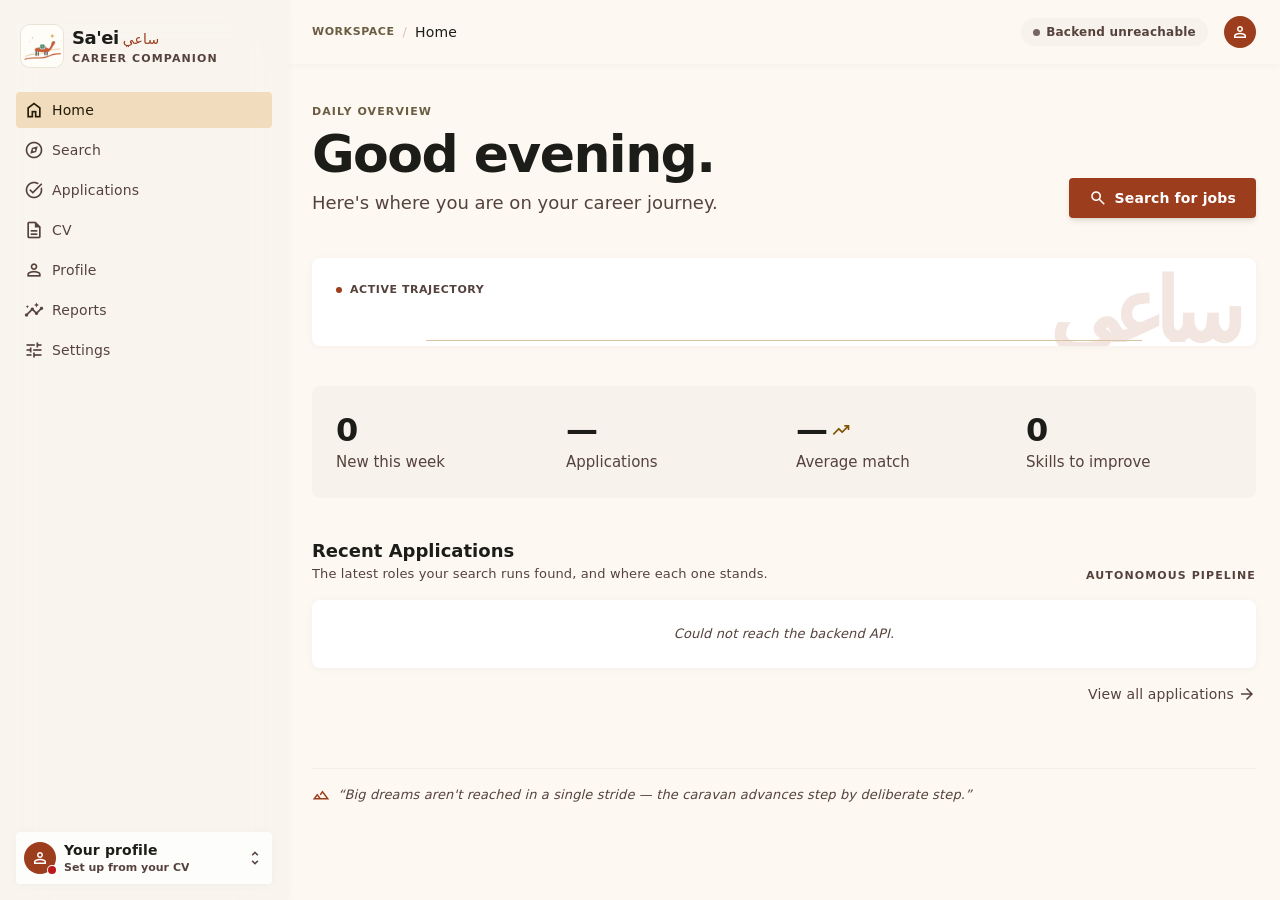
<file: frontend/index.html>
<!DOCTYPE html>
<html lang="en">
<head>
<meta charset="UTF-8">
<meta name="viewport" content="width=device-width, initial-scale=1.0">
<title>Sa'ei — Home</title>
<link rel="stylesheet" href="tailwind.css">
<link rel="stylesheet" href="style.css">
<link rel="icon" type="image/png" href="assets/saei-logo.png">
</head>
<body data-page="dashboard">
<main id="page">
  <div class="flex flex-col">

    <div class="mb-space-xl flex flex-col justify-between gap-space-lg md:flex-row md:items-end">
      <div class="flex flex-col">
        <span class="sa-eyebrow mb-space-xs">Daily overview</span>
        <h1 class="sa-page-title"><span id="greeting">Welcome back.</span></h1>
        <p class="mt-space-xs text-body-lg text-on-surface-variant">Here's where you are on your career journey.</p>
      </div>
      <a href="search.html" class="sa-btn-primary self-start md:self-auto"><span class="ms text-[18px]">search</span>Search for jobs</a>
    </div>

    <!-- Active trajectory -->
    <section class="sa-card sa-saei-wordmark sa-saei-wordmark-trajectory mb-space-xl">
      <div class="mb-space-lg flex items-center justify-between">
        <span class="flex items-center gap-2 text-label-sm uppercase tracking-wider text-on-surface-variant">
          <span class="h-1.5 w-1.5 rounded-full bg-primary"></span>Active trajectory
        </span>
        <span class="text-label-md text-on-surface-variant" id="trajectory-stage"></span>
      </div>
      <div class="relative px-space-md">
        <div class="absolute left-[10%] right-[10%] top-[18px] h-px bg-secondary-fixed-dim"></div>
        <div class="relative grid grid-cols-5" id="trajectory"></div>
      </div>
    </section>

    <!-- Stats band -->
    <section class="mb-space-xl grid grid-cols-4 gap-space-lg rounded-xl bg-surface-container-low px-space-lg py-space-lg" id="stats-grid">
      <div>
        <span class="text-headline-lg text-on-surface" id="stat-new">&mdash;</span>
        <p class="text-body-md text-on-surface-variant">New this week</p>
      </div>
      <div>
        <span class="text-headline-lg text-on-surface" id="stat-apps">&mdash;</span>
        <p class="text-body-md text-on-surface-variant">Applications</p>
      </div>
      <div>
        <span class="flex items-center gap-1 text-headline-lg text-on-surface"><span id="stat-avg-match">&mdash;</span><span class="ms text-[20px] text-tertiary">trending_up</span></span>
        <p class="text-body-md text-on-surface-variant">Average match</p>
      </div>
      <div>
        <span class="text-headline-lg text-on-surface" id="stat-gaps">&mdash;</span>
        <p class="text-body-md text-on-surface-variant">Skills to improve</p>
      </div>
    </section>

    <!-- Recent applications -->
    <section class="mb-space-lg">
      <div class="mb-space-md flex items-end justify-between">
        <div>
          <h2 class="text-headline-sm text-on-surface">Recent Applications</h2>
          <p class="text-body-sm text-on-surface-variant">The latest roles your search runs found, and where each one stands.</p>
        </div>
        <span class="text-label-sm uppercase tracking-widest text-on-surface-variant">Autonomous pipeline</span>
      </div>
      <div class="sa-list" id="recent-apps">
        <p class="sa-empty">Loading&hellip;</p>
      </div>
      <div class="mt-space-md flex justify-end">
        <a href="applications.html" class="flex items-center gap-1 text-label-md text-on-surface-variant hover:text-primary">View all applications <span class="ms text-[18px]">arrow_forward</span></a>
      </div>
    </section>

    <!-- Insight -->
    <div class="hidden items-center justify-between gap-space-md rounded-xl bg-surface-container-low px-space-lg py-space-md" id="insight">
      <p class="flex items-center gap-2 text-body-md text-on-surface-variant">
        <span class="ms text-[20px] text-tertiary">lightbulb</span>
        <span><span class="text-tertiary">Sa'ei noticed:</span> <span class="text-on-surface" id="insight-text"></span></span>
      </p>
      <a href="reports.html" class="flex items-center gap-1 whitespace-nowrap text-label-md text-primary hover:underline">See skill gaps <span class="ms text-[18px]">arrow_forward</span></a>
    </div>
  </div>
</main>

<script src="shell.js"></script>
<script src="config.js"></script>
<script src="ui.js"></script>
<script src="app.js"></script>
</body>
</html>
</file>
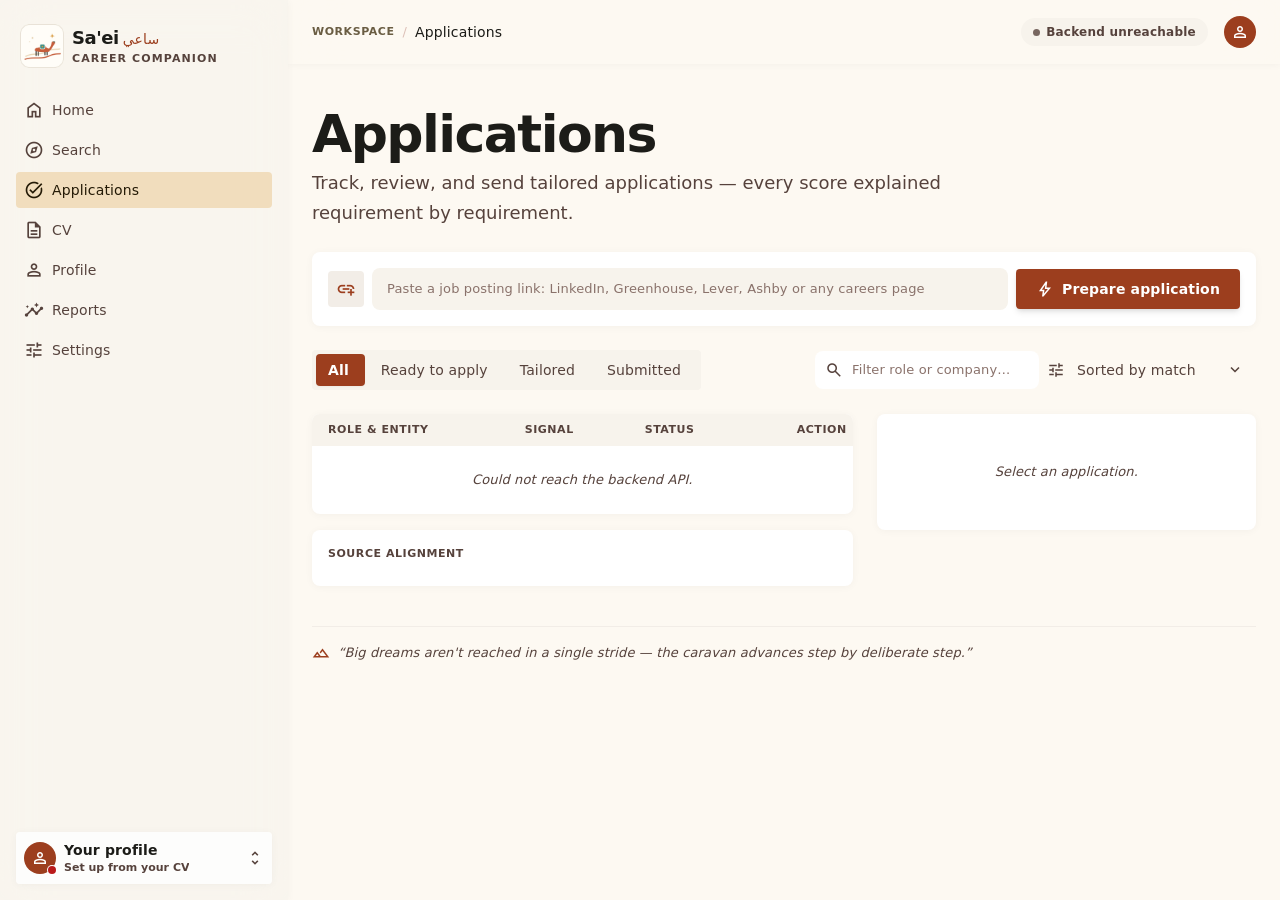
<file: frontend/applications.html>
<!DOCTYPE html>
<html lang="en">
<head>
<meta charset="UTF-8">
<meta name="viewport" content="width=device-width, initial-scale=1.0">
<title>Sa'ei — Applications</title>
<link rel="stylesheet" href="tailwind.css">
<link rel="stylesheet" href="style.css">
<link rel="icon" type="image/png" href="assets/saei-logo.png">
</head>
<body data-page="applications">
<main id="page">
  <div class="flex flex-col">
    <div class="mb-space-lg">
      <h1 class="sa-page-title">Applications</h1>
      <p class="sa-page-desc">Track, review, and send tailored applications — every score explained requirement by requirement.</p>
    </div>

    <!-- Apply from a link: one posting through the same pipeline a search runs -->
    <section class="sa-card mb-space-lg p-space-md">
      <form id="link-form" class="flex items-center gap-space-sm">
        <span class="sa-icon-badge flex-shrink-0"><span class="ms">add_link</span></span>
        <label for="link-url" class="sr-only">Job posting URL</label>
        <input type="url" id="link-url" class="sa-input flex-1" required
               placeholder="Paste a job posting link: LinkedIn, Greenhouse, Lever, Ashby or any careers page">
        <button type="submit" class="sa-btn-primary whitespace-nowrap" id="link-btn"><span class="ms text-[18px]">bolt</span>Prepare application</button>
      </form>
      <p id="link-message" class="hidden"></p>
    </section>

    <div class="mb-space-lg flex flex-wrap items-center justify-between gap-space-md">
      <div class="sa-tabs" id="status-tabs">
        <button type="button" class="sa-tab is-active" data-filter="all">All <span class="ml-1 opacity-70" data-count="all"></span></button>
        <button type="button" class="sa-tab" data-filter="pending_review">Ready to apply <span class="ml-1 opacity-70" data-count="pending_review"></span></button>
        <button type="button" class="sa-tab" data-filter="tailored">Tailored <span class="ml-1 opacity-70" data-count="tailored"></span></button>
        <button type="button" class="sa-tab" data-filter="applied">Submitted <span class="ml-1 opacity-70" data-count="applied"></span></button>
      </div>
      <div class="flex items-center gap-space-sm">
        <label class="relative">
          <span class="ms pointer-events-none absolute left-2.5 top-1/2 -translate-y-1/2 text-[18px] text-on-surface-variant">search</span>
          <input type="text" id="app-filter" class="sa-input w-56 bg-surface-container-lowest py-2 pl-9" placeholder="Filter role or company&hellip;">
        </label>
        <span class="ms text-[18px] text-on-surface-variant">tune</span>
        <div class="sa-select-wrap">
          <select id="sort-select" class="sa-select border-none bg-transparent py-2 pl-1 text-label-md text-on-surface-variant" aria-label="Sort">
            <option value="match_score">Sorted by match</option>
            <option value="ats_score">Sorted by ATS score</option>
            <option value="date_created">Sorted by newest</option>
          </select>
        </div>
      </div>
    </div>

    <div class="grid grid-cols-12 items-start gap-space-lg">
      <!-- List -->
      <div class="col-span-7 flex flex-col gap-space-md">
        <div class="overflow-hidden rounded-xl bg-surface-container-lowest shadow-soft">
          <div class="grid grid-cols-[1fr_7rem_9rem_2.5rem] gap-space-sm bg-surface-container-low px-space-md py-space-sm text-label-sm uppercase tracking-wider text-on-surface-variant">
            <span>Role &amp; entity</span><span>Signal</span><span>Status</span><span class="text-right">Action</span>
          </div>
          <div id="app-list" class="divide-y divide-surface-container">
            <p class="sa-empty">Loading&hellip;</p>
          </div>
          <div class="flex items-center justify-between px-space-md py-space-sm" id="list-footer" hidden>
            <span class="text-body-sm text-on-surface-variant" id="list-count"></span>
            <button type="button" class="sa-btn-ghost" id="list-more">Show more</button>
          </div>
        </div>

        <a href="cv.html" class="flex items-center justify-between gap-space-md rounded-xl bg-surface-container-low px-space-md py-space-md hover:bg-surface-container" id="alignment-banner" hidden>
          <div class="flex items-center gap-space-md">
            <span class="flex h-9 w-9 items-center justify-center rounded-lg bg-primary-fixed/70 text-primary"><span class="ms">auto_awesome</span></span>
            <div>
              <p class="text-label-md text-on-surface">Autonomous CV Alignment</p>
              <p class="text-body-sm text-on-surface-variant" id="alignment-text"></p>
            </div>
          </div>
          <span class="flex items-center gap-0.5 whitespace-nowrap text-label-md text-primary">Review in CV <span class="ms text-[18px]">chevron_right</span></span>
        </a>

        <section class="sa-card p-space-md">
          <div class="mb-space-sm flex items-center justify-between">
            <span class="text-label-sm uppercase tracking-wider text-on-surface-variant">Source alignment</span>
            <span class="text-label-sm normal-case tracking-normal text-on-surface-variant" id="source-scope"></span>
          </div>
          <div class="grid grid-cols-3 gap-space-sm" id="source-tiles"></div>
        </section>
      </div>

      <!-- Detail -->
      <aside class="sa-card sticky top-24 col-span-5" id="detail">
        <p class="sa-empty">Select an application.</p>
      </aside>
    </div>
  </div>
</main>

<!-- Submit (email) dialog: what used to be the Email page's send form -->
<div class="modal-overlay" id="send-modal" hidden>
  <div class="modal max-w-2xl" role="dialog" aria-modal="true" aria-labelledby="send-title">
    <form id="send-form" class="flex max-h-[calc(100vh-48px)] flex-col">
      <div class="flex items-start justify-between gap-space-md border-b border-surface-container px-space-lg py-space-md">
        <div>
          <span class="sa-eyebrow">Submit application</span>
          <h3 class="text-headline-sm text-on-surface" id="send-title">&mdash;</h3>
        </div>
        <button type="button" class="modal-close" id="send-close" aria-label="Close">&times;</button>
      </div>
      <div class="flex flex-col gap-space-md overflow-y-auto px-space-lg py-space-md">
        <p class="hidden rounded-lg bg-tertiary-fixed/60 px-space-md py-space-sm text-body-sm text-on-tertiary-fixed-variant" id="gmail-warning"></p>
        <div class="grid grid-cols-[4.5rem_1fr] items-center gap-space-sm">
          <label for="to-email" class="text-label-sm uppercase tracking-wider text-on-surface-variant">To</label>
          <input type="text" id="to-email" class="sa-input font-mono" placeholder="hiring@company.com" required>
          <label for="subject" class="text-label-sm uppercase tracking-wider text-on-surface-variant">Subject</label>
          <input type="text" id="subject" class="sa-input font-semibold" required>
        </div>
        <textarea id="body" rows="9" class="sa-input resize-y leading-6" required></textarea>
        <div class="flex items-center gap-space-sm rounded-lg bg-surface-container-low px-space-md py-space-sm" id="attachment"></div>
      </div>
      <div class="flex items-center justify-end gap-space-sm border-t border-surface-container px-space-lg py-space-md">
        <span id="send-message" class="save-message mr-auto"></span>
        <button type="button" class="sa-btn" id="send-cancel">Cancel</button>
        <button type="submit" class="sa-btn-primary" id="send-btn"><span class="ms text-[18px]">send</span>Send application</button>
      </div>
    </form>
  </div>
</div>


<script src="shell.js"></script>
<script src="config.js"></script>
<script src="why-modal.js"></script>
<script src="ui.js"></script>
<script src="applications.js"></script>
</body>
</html>
</file>
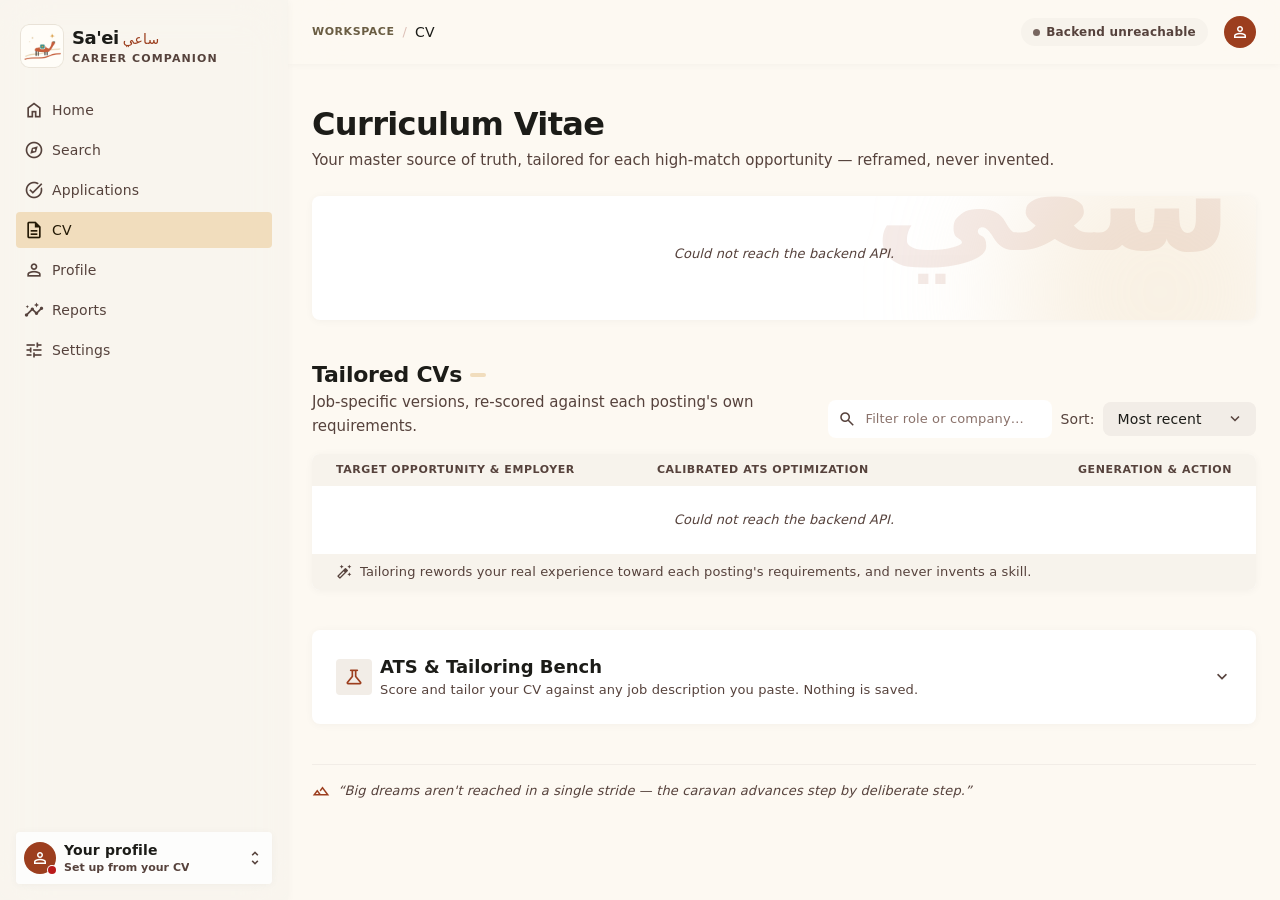
<file: frontend/cv.html>
<!DOCTYPE html>
<html lang="en">
<head>
<meta charset="UTF-8">
<meta name="viewport" content="width=device-width, initial-scale=1.0">
<title>Sa'ei — CV</title>
<link rel="stylesheet" href="tailwind.css">
<link rel="stylesheet" href="style.css">
<link rel="icon" type="image/png" href="assets/saei-logo.png">
</head>
<body data-page="cv">
<main id="page">
  <div class="flex flex-col">
    <div class="mb-space-lg">
      <h1 class="text-headline-lg text-on-surface">Curriculum Vitae</h1>
      <p class="mt-1 text-body-md text-on-surface-variant">Your master source of truth, tailored for each high-match opportunity — reframed, never invented.</p>
    </div>

    <!-- Master CV -->
    <section class="sa-card relative mb-space-xl overflow-hidden p-space-lg">
      <!-- Same treatment as the Reports synthesis card: a soft warm glow
           top-right and the word sa'i (striving) watermarked bottom-right. -->
      <div class="pointer-events-none absolute -right-16 -top-16 h-80 w-80 rounded-full bg-secondary-container/40 blur-3xl"></div>
      <div class="pointer-events-none absolute bottom-12 right-0 select-none pr-space-lg opacity-10" aria-hidden="true">
        <span class="block text-[140px] font-bold leading-none text-primary" lang="ar">سعي</span>
      </div>
      <div class="relative" id="cv-current">
        <p class="sa-empty">Loading&hellip;</p>
      </div>
      <input type="file" id="cv-file-input" accept=".pdf,.docx" hidden>
      <p id="upload-message" class="save-message relative mt-space-sm"></p>
    </section>

    <!-- Tailored CVs -->
    <section class="mb-space-xl">
      <div class="mb-space-md flex items-end justify-between gap-space-md">
        <div>
          <div class="flex items-center gap-2">
            <h2 class="text-headline-md text-on-surface">Tailored CVs</h2>
            <span class="rounded-full bg-secondary-container px-2 py-0.5 text-label-sm normal-case tracking-normal text-on-secondary-fixed-variant" id="cv-variant-chip"></span>
          </div>
          <p class="text-body-md text-on-surface-variant">Job-specific versions, re-scored against each posting's own requirements.</p>
        </div>
        <div class="flex items-center gap-space-sm">
          <label class="relative">
            <span class="ms pointer-events-none absolute left-2.5 top-1/2 -translate-y-1/2 text-[18px] text-on-surface-variant">search</span>
            <input type="text" id="cv-filter" class="sa-input w-56 bg-surface-container-lowest py-2 pl-9" placeholder="Filter role or company&hellip;">
          </label>
          <span class="text-label-md text-on-surface-variant">Sort:</span>
          <div class="sa-select-wrap">
            <select id="cv-sort" class="sa-select bg-surface-container py-1.5 text-label-md" aria-label="Sort">
              <option value="date">Most recent</option>
              <option value="lift">Biggest lift</option>
              <option value="score">Highest tailored ATS</option>
            </select>
          </div>
        </div>
      </div>
      <div class="overflow-hidden rounded-xl bg-surface-container-lowest shadow-soft">
        <div class="grid grid-cols-[1.2fr_1.2fr_1fr] gap-space-md bg-surface-container-low px-space-lg py-space-sm text-label-sm uppercase tracking-wider text-on-surface-variant">
          <span>Target opportunity &amp; employer</span><span>Calibrated ATS optimization</span><span class="text-right">Generation &amp; action</span>
        </div>
        <div class="divide-y divide-surface-container px-space-lg" id="cv-rewrites-body">
          <p class="sa-empty">Loading&hellip;</p>
        </div>
        <div class="flex items-center justify-between gap-space-md bg-surface-container-low px-space-lg py-space-sm">
          <span class="flex items-center gap-2 text-body-sm text-on-surface-variant">
            <span class="ms text-[16px]">auto_fix_high</span>Tailoring rewords your real experience toward each posting's requirements, and never invents a skill.
          </span>
          <button type="button" class="sa-btn-ghost whitespace-nowrap" id="cv-rewrites-more" hidden></button>
        </div>
      </div>
    </section>

    <!-- Bench -->
    <details class="group rounded-xl bg-surface-container-lowest shadow-soft" id="bench">
      <summary class="flex cursor-pointer list-none items-center justify-between gap-space-md p-space-lg">
        <span class="flex items-center gap-space-sm">
          <span class="sa-icon-badge"><span class="ms">science</span></span>
          <span>
            <span class="block text-headline-sm text-on-surface">ATS &amp; Tailoring Bench</span>
            <span class="block text-body-sm text-on-surface-variant">Score and tailor your CV against any job description you paste. Nothing is saved.</span>
          </span>
        </span>
        <span class="ms text-on-surface-variant transition-transform group-open:rotate-180">expand_more</span>
      </summary>
      <div class="border-t border-surface-container p-space-lg">
        <label for="debug-jd" class="sa-label">Job description</label>
        <textarea id="debug-jd" rows="8" class="sa-input resize-y" placeholder="Paste the full job description here&hellip;"></textarea>
        <div class="mt-3 flex flex-col gap-2">
          <label class="flex items-center gap-2 text-body-sm text-on-surface">
            <input type="checkbox" id="debug-force-rewrite" class="h-4 w-4 accent-[#9c3e1e]">
            Force the rewrite even if the score passes the fit threshold
          </label>
          <label class="flex items-center gap-2 text-body-sm text-on-surface">
            <input type="checkbox" id="debug-render-pdf" class="h-4 w-4 accent-[#9c3e1e]">
            Also render the PDF (checks formatting, not just the text)
          </label>
        </div>
        <div class="mt-4 flex flex-wrap items-center gap-3">
          <button type="button" id="debug-run" class="sa-btn-primary"><span class="ms text-[18px]">play_arrow</span>Run scoring &amp; tailoring</button>
          <span id="debug-message" class="save-message"></span>
        </div>
        <div id="debug-results" class="mt-5" hidden></div>
      </div>
    </details>
  </div>
</main>


<script src="shell.js"></script>
<script src="config.js"></script>
<script src="why-modal.js"></script>
<script src="ui.js"></script>
<script src="cv.js"></script>
</body>
</html>
</file>
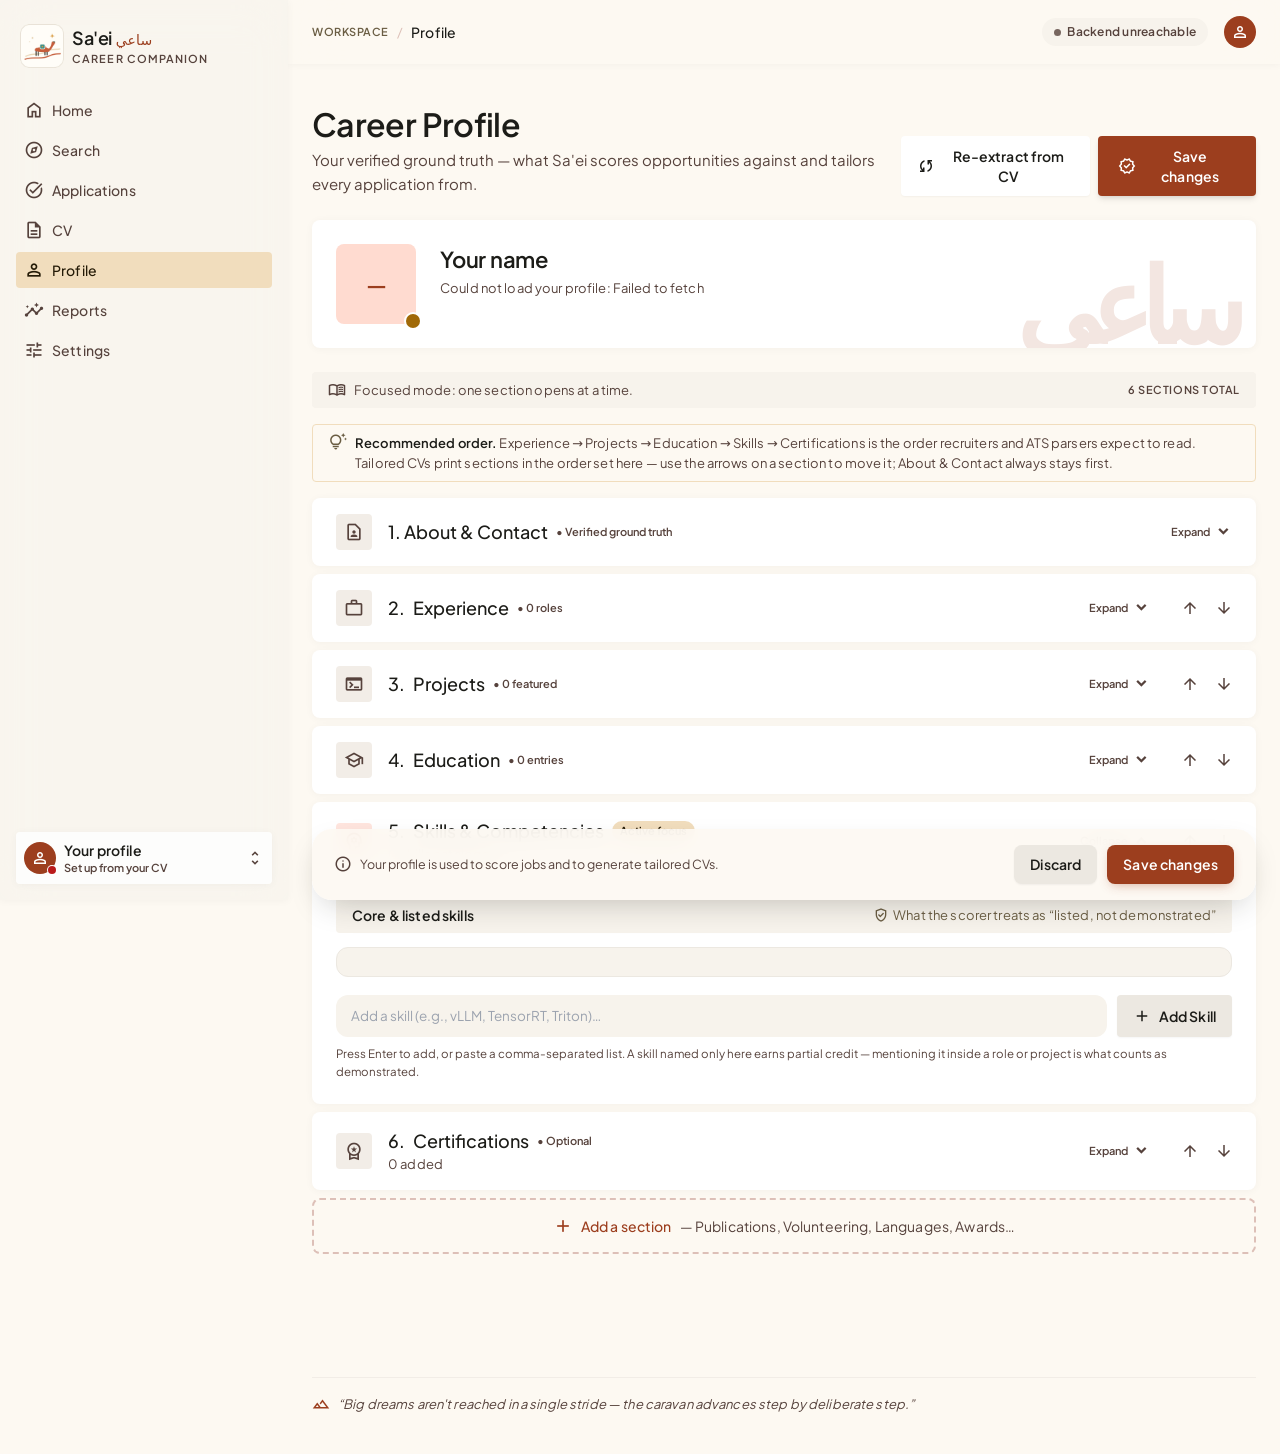
<file: frontend/profile.html>
<!DOCTYPE html>
<html lang="en">
<head>
<meta charset="UTF-8">
<meta name="viewport" content="width=device-width, initial-scale=1.0">
<title>Sa'ei — Profile</title>
<link rel="stylesheet" href="tailwind.css">
<link rel="stylesheet" href="style.css">
<link rel="icon" type="image/png" href="assets/saei-logo.png">
</head>
<body data-page="profile">
<main id="page">
  <div class="profile-page flex flex-col">
    <div class="mb-space-lg flex items-end justify-between gap-space-lg">
      <div>
        <h1 class="text-headline-lg text-on-surface">Career Profile</h1>
        <p class="mt-1 max-w-xl text-body-md text-on-surface-variant">Your verified ground truth — what Sa'ei scores opportunities against and tailors every application from.</p>
      </div>
      <div class="flex items-center gap-space-sm">
        <button type="button" class="sa-btn bg-surface-container-lowest" id="btn-re-extract"><span class="ms text-[18px]">sync</span>Re-extract from CV</button>
        <button type="button" class="sa-btn-primary" id="btn-save"><span class="ms text-[18px]">verified</span>Save changes</button>
      </div>
    </div>

    <!-- Identity card -->
    <section class="sa-card sa-saei-wordmark sa-saei-wordmark-profile mb-space-lg flex items-start gap-space-lg p-space-lg">
      <div class="relative flex-shrink-0">
        <div class="flex h-20 w-20 items-center justify-center rounded-xl bg-primary-fixed text-headline-md text-primary" id="id-initials">&mdash;</div>
        <span class="absolute -bottom-1 -right-1 h-3.5 w-3.5 rounded-full bg-tertiary-container ring-2 ring-surface-container-lowest"></span>
      </div>
      <div class="min-w-0 flex-1">
        <div class="flex flex-wrap items-center gap-x-space-sm gap-y-1">
          <h2 class="text-headline-md text-on-surface" id="id-name">Your name</h2>
          <span class="text-body-md text-on-surface-variant" id="id-title"></span>
          <span class="hidden items-center gap-1 rounded-full bg-secondary-container px-2.5 py-0.5 text-label-sm normal-case tracking-normal text-on-secondary-fixed" id="id-location"></span>
        </div>
        <p class="mt-1 text-body-sm text-on-surface-variant" id="profile-status">
          <span id="profile-source">Loading&hellip;</span>
          <span class="profile-unsaved ml-2 rounded bg-tertiary-fixed px-1.5 py-0.5 text-label-sm normal-case tracking-normal text-on-tertiary-fixed-variant" id="profile-unsaved" hidden>Unsaved changes</span>
        </p>
        <p class="mt-space-sm max-w-3xl text-body-md text-on-surface" id="id-summary"></p>
        <div class="mt-space-sm flex flex-wrap items-center gap-space-md text-label-sm normal-case tracking-normal text-on-surface-variant" id="id-links"></div>
      </div>
    </section>

    <div id="profile-alert" class="profile-alert mb-space-md" hidden></div>

    <div class="mb-space-md flex items-center justify-between rounded-lg bg-surface-container-low px-space-md py-space-sm">
      <span class="flex items-center gap-2 text-body-sm text-on-surface-variant"><span class="ms text-[18px]">menu_book</span>Focused mode: one section opens at a time.</span>
      <span class="text-label-sm uppercase tracking-wider text-on-surface-variant" id="section-count">6 sections total</span>
    </div>

    <!-- Section order: any order is allowed, the recommended one is named. -->
    <div class="order-note mb-space-md" id="order-note">
      <span class="ms text-[18px] text-secondary">tips_and_updates</span>
      <p class="min-w-0 flex-1">
        <strong class="font-semibold text-on-surface" id="order-note-lead">Recommended order.</strong>
        Experience &rarr; Projects &rarr; Education &rarr; Skills &rarr; Certifications is the order recruiters
        and ATS parsers expect to read. Tailored CVs print sections in the order set here &mdash; use the arrows on a
        section to move it; About &amp; Contact always stays first.
      </p>
      <button type="button" class="order-reset" id="order-reset" hidden><span class="ms text-[16px]">restart_alt</span>Reset to recommended</button>
    </div>

    <form id="profile-form" autocomplete="off" class="flex flex-col gap-space-sm">

      <section class="acc" data-acc="contact">
        <button type="button" class="acc-head">
          <span class="acc-icon"><span class="ms">contact_page</span></span>
          <span class="acc-text"><span class="acc-title">1. About &amp; Contact <span class="acc-tag">Verified ground truth</span></span><span class="acc-sub" data-acc-sub="contact"></span></span>
          <span class="acc-toggle"></span>
        </button>
        <div class="acc-body">
          <div class="profile-grid">
            <div class="form-field">
              <label for="pf-full_name">Full name</label>
              <input type="text" id="pf-full_name" data-contact="full_name" placeholder="Your name">
            </div>
            <div class="form-field">
              <label for="pf-title">Professional title</label>
              <input type="text" id="pf-title" data-contact="title" placeholder="e.g. AI Engineer">
            </div>
            <div class="form-field">
              <label for="pf-email">Email</label>
              <input type="text" id="pf-email" data-contact="email" placeholder="you@example.com">
            </div>
            <div class="form-field">
              <label for="pf-phone">Phone</label>
              <input type="text" id="pf-phone" data-contact="phone" placeholder="+20 100 000 0000">
            </div>
            <div class="form-field">
              <label for="pf-location">Location</label>
              <input type="text" id="pf-location" data-contact="location" placeholder="City, Country">
            </div>
            <div class="form-field">
              <label for="pf-linkedin">LinkedIn</label>
              <input type="text" id="pf-linkedin" data-contact="linkedin" placeholder="linkedin.com/in/&hellip;">
            </div>
            <div class="form-field">
              <label for="pf-github">GitHub</label>
              <input type="text" id="pf-github" data-contact="github" placeholder="github.com/&hellip;">
            </div>
          </div>
          <div class="form-field profile-full-field">
            <label for="pf-summary">Professional summary</label>
            <textarea id="pf-summary" rows="4" placeholder="A short summary of who you are professionally."></textarea>
            <p class="field-hint">Used as the starting point when a tailored CV is generated. Kept verbatim unless the rewrite reframes it for a specific job.</p>
          </div>
        </div>
      </section>

      <section class="acc" data-acc="experience">
        <button type="button" class="acc-head">
          <span class="acc-icon"><span class="ms">work</span></span>
          <span class="acc-text"><span class="acc-title"><span class="acc-num">2.</span> Experience <span class="acc-tag"><span id="count-experience">0</span> roles</span></span><span class="acc-sub" data-acc-sub="experience"></span></span>
          <span class="acc-toggle"></span>
        </button>
        <div class="acc-body">
          <div class="entry-list" id="list-experience"></div>
          <p class="empty-state" id="empty-experience" hidden>No experience entries yet.</p>
          <button type="button" class="acc-add" data-add="experience"><span class="ms text-[18px]">add</span>Add entry</button>
        </div>
      </section>

      <section class="acc" data-acc="projects">
        <button type="button" class="acc-head">
          <span class="acc-icon"><span class="ms">terminal</span></span>
          <span class="acc-text"><span class="acc-title"><span class="acc-num">3.</span> Projects <span class="acc-tag"><span id="count-projects">0</span> featured</span></span><span class="acc-sub" data-acc-sub="projects"></span></span>
          <span class="acc-toggle"></span>
        </button>
        <div class="acc-body">
          <div class="entry-list" id="list-projects"></div>
          <p class="empty-state" id="empty-projects" hidden>No projects yet.</p>
          <button type="button" class="acc-add" data-add="projects"><span class="ms text-[18px]">add</span>Add entry</button>
        </div>
      </section>

      <section class="acc" data-acc="education">
        <button type="button" class="acc-head">
          <span class="acc-icon"><span class="ms">school</span></span>
          <span class="acc-text"><span class="acc-title"><span class="acc-num">4.</span> Education <span class="acc-tag"><span id="count-education">0</span> entries</span></span><span class="acc-sub" data-acc-sub="education"></span></span>
          <span class="acc-toggle"></span>
        </button>
        <div class="acc-body">
          <div class="entry-list" id="list-education"></div>
          <p class="empty-state" id="empty-education" hidden>No education entries yet.</p>
          <button type="button" class="acc-add" data-add="education"><span class="ms text-[18px]">add</span>Add entry</button>
        </div>
      </section>

      <section class="acc" data-acc="skills">
        <button type="button" class="acc-head">
          <span class="acc-icon acc-icon-hot"><span class="ms">psychology</span></span>
          <span class="acc-text"><span class="acc-title"><span class="acc-num">5.</span> Skills &amp; Competencies <span class="acc-tag acc-tag-hot">Active focus</span></span><span class="acc-sub"><span id="count-skills">0</span> skills cataloged</span></span>
          <span class="acc-toggle"></span>
        </button>
        <div class="acc-body">
          <div class="mb-space-sm flex items-center justify-between rounded-lg bg-surface-container-low px-space-md py-space-sm">
            <span class="text-label-md font-semibold text-on-surface">Core &amp; listed skills</span>
            <span class="flex items-center gap-1 text-body-sm text-secondary"><span class="ms text-[16px]">verified_user</span>What the scorer treats as “listed, not demonstrated”</span>
          </div>
          <div class="chip-field" id="skills-field"></div>
          <p class="empty-state" id="empty-skills" hidden>No skills yet.</p>
          <div class="skill-entry mt-space-md">
            <input type="text" id="skill-input" class="skill-input" placeholder="Add a skill (e.g., vLLM, TensorRT, Triton)&hellip;">
            <button type="button" class="sa-btn" id="skill-add"><span class="ms text-[18px]">add</span>Add Skill</button>
          </div>
          <p class="field-hint mt-space-sm">Press Enter to add, or paste a comma-separated list. A skill named only here earns partial credit — mentioning it inside a role or project is what counts as demonstrated.</p>
        </div>
      </section>

      <section class="acc" data-acc="certifications">
        <button type="button" class="acc-head">
          <span class="acc-icon"><span class="ms">workspace_premium</span></span>
          <span class="acc-text"><span class="acc-title"><span class="acc-num">6.</span> Certifications <span class="acc-tag">Optional</span></span><span class="acc-sub"><span id="count-certifications">0</span> added</span></span>
          <span class="acc-toggle"></span>
        </button>
        <div class="acc-body">
          <div class="cert-table" id="cert-table" hidden>
            <div class="cert-head">
              <span>Certification</span>
              <span>Issuer</span>
              <span>Year</span>
              <span class="cert-head-spacer" aria-hidden="true"></span>
            </div>
            <div class="entry-list" id="list-certifications"></div>
          </div>
          <div class="empty-panel" id="empty-certifications" hidden>
            <span class="ms text-[28px] text-on-surface-variant">workspace_premium</span>
            <p>No certifications yet</p>
          </div>
          <button type="button" class="acc-add" data-add="certifications"><span class="ms text-[18px]">add</span>Add certification</button>
        </div>
      </section>
    </form>

    <button type="button" class="acc-add-section mt-space-sm" id="btn-add-section">
      <span class="ms text-[20px]">add</span>Add a section
      <span class="font-normal text-on-surface-variant">&mdash; Publications, Volunteering, Languages, Awards&hellip;</span>
    </button>

    <div class="profile-footer mt-space-lg">
      <span class="profile-footer-note flex items-center gap-2">
        <span class="ms text-[18px]">info</span>
        Your profile is used to score jobs and to generate tailored CVs.
      </span>
      <span class="profile-footer-actions">
        <span id="profile-save-message" class="save-message"></span>
        <button type="button" class="btn" id="btn-discard">Discard</button>
        <button type="button" class="btn btn-primary" id="btn-save-footer">Save changes</button>
      </span>
    </div>

  </div>
</main>

<!-- Re-extract confirmation -->
<div class="modal-overlay" id="reextract-modal" hidden>
  <div class="modal modal-sm" role="dialog" aria-modal="true" aria-labelledby="reextract-title">
    <div class="modal-header">
      <h3 id="reextract-title">Re-extract from your CV?</h3>
      <button type="button" class="modal-close" id="reextract-close" aria-label="Close">&times;</button>
    </div>
    <div class="modal-body">
      <p>This reads <code id="reextract-filename">your CV</code> again and replaces every field below with what the model reads from the file.</p>
      <div id="reextract-warning" hidden>
        <p class="reextract-warning-lead">These sections have been edited by hand and will be overwritten:</p>
        <ul class="reextract-section-list" id="reextract-sections"></ul>
      </div>
      <p class="field-hint">Costs one LLM call. Your uploaded CV file is not modified.</p>
      <p id="reextract-error" class="save-error" hidden></p>
    </div>
    <div class="modal-foot">
      <button type="button" class="btn" id="reextract-cancel">Cancel</button>
      <button type="button" class="btn btn-primary" id="reextract-confirm">Re-extract</button>
    </div>
  </div>
</div>

<script src="shell.js"></script>
<script src="config.js"></script>
<script src="profile.js"></script>
<script src="profile-ui.js"></script>
</body>
</html>
</file>
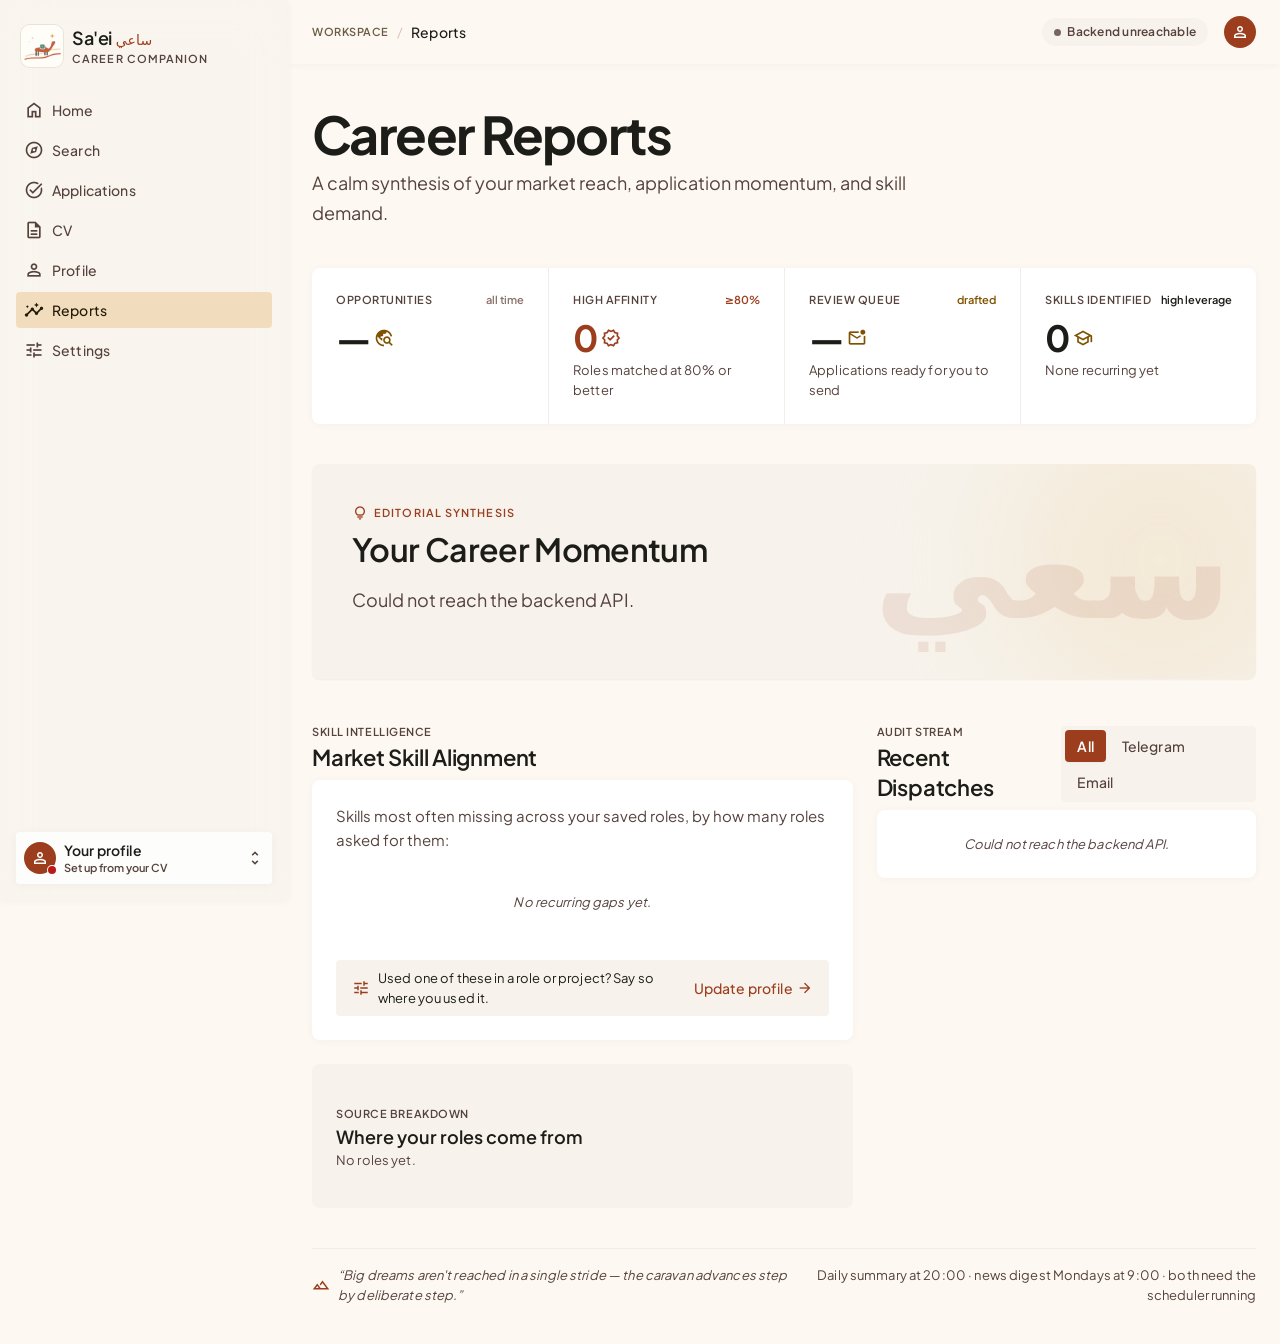
<file: frontend/reports.html>
<!DOCTYPE html>
<html lang="en">
<head>
<meta charset="UTF-8">
<meta name="viewport" content="width=device-width, initial-scale=1.0">
<title>Sa'ei — Reports</title>
<link rel="stylesheet" href="tailwind.css">
<link rel="stylesheet" href="style.css">
<link rel="icon" type="image/png" href="assets/saei-logo.png">
</head>
<body data-page="reports" data-footer="Daily summary at 20:00 · news digest Mondays at 9:00 · both need the scheduler running">
<main id="page">
  <div class="flex flex-col">
    <div class="mb-space-xl flex items-end justify-between gap-space-lg">
      <div>
        <h1 class="sa-page-title">Career Reports</h1>
        <p class="sa-page-desc">A calm synthesis of your market reach, application momentum, and skill demand.</p>
      </div>
      <!-- <button type="button" class="sa-btn-primary" onclick="window.print()"><span class="ms text-[18px]">download</span>Export PDF</button> -->
    </div>

    <!-- Stats -->
    <section class="sa-card mb-space-xl grid grid-cols-4 divide-x divide-surface-container p-0">
      <div class="p-space-lg">
        <div class="flex items-center justify-between text-label-sm uppercase tracking-wider text-on-surface-variant"><span>Opportunities</span><span class="normal-case tracking-normal text-outline">all time</span></div>
        <p class="mt-space-sm flex items-center gap-1 text-display-lg-mobile text-on-surface"><span id="stat-jobs">&mdash;</span><span class="ms text-[20px] text-tertiary">travel_explore</span></p>
        <p class="text-body-sm text-on-surface-variant" id="stat-jobs-sub"></p>
      </div>
      <div class="p-space-lg">
        <div class="flex items-center justify-between text-label-sm uppercase tracking-wider text-on-surface-variant"><span>High affinity</span><span class="normal-case tracking-normal text-primary">&ge;80%</span></div>
        <p class="mt-space-sm flex items-center gap-1 text-display-lg-mobile text-primary"><span id="stat-high">&mdash;</span><span class="ms text-[20px]">verified</span></p>
        <p class="text-body-sm text-on-surface-variant">Roles matched at 80% or better</p>
      </div>
      <div class="p-space-lg">
        <div class="flex items-center justify-between text-label-sm uppercase tracking-wider text-on-surface-variant"><span>Review queue</span><span class="normal-case tracking-normal text-tertiary">drafted</span></div>
        <p class="mt-space-sm flex items-center gap-1 text-display-lg-mobile text-on-surface"><span id="stat-queue">&mdash;</span><span class="ms text-[20px] text-tertiary">mark_email_unread</span></p>
        <p class="text-body-sm text-on-surface-variant">Applications ready for you to send</p>
      </div>
      <div class="p-space-lg">
        <div class="flex items-center justify-between text-label-sm uppercase tracking-wider text-on-surface-variant"><span>Skills identified</span><span class="normal-case tracking-normal text-on-surface">high leverage</span></div>
        <p class="mt-space-sm flex items-center gap-1 text-display-lg-mobile text-on-surface"><span id="stat-gaps">&mdash;</span><span class="ms text-[20px] text-tertiary">school</span></p>
        <p class="text-body-sm text-on-surface-variant" id="stat-gaps-sub"></p>
      </div>
    </section>

    <!-- Editorial synthesis -->
    <section class="relative mb-space-xl overflow-hidden rounded-xl bg-surface-container-low p-space-xl shadow-sm">
      <!-- As in the design: a soft warm glow top-right, and the word sa'i
           (striving) set bold in primary at 10% opacity, fully inside the
           card's bottom-right corner. -->
      <div class="pointer-events-none absolute -right-16 -top-16 h-80 w-80 rounded-full bg-secondary-container/40 blur-3xl"></div>
      <div class="pointer-events-none absolute bottom-12 right-0 select-none pr-space-lg opacity-10" aria-hidden="true">
        <span class="block text-[140px] font-bold leading-none text-primary" lang="ar">سعي</span>
      </div>
      <div class="relative max-w-3xl">
        <span class="sa-eyebrow mb-space-sm text-primary"><span class="ms text-[16px]">lightbulb</span>Editorial synthesis</span>
        <h2 class="mb-space-md text-headline-lg text-on-surface">Your Career Momentum</h2>
        <p class="text-body-lg text-on-surface-variant" id="momentum">Loading&hellip;</p>
        <div class="mt-space-lg flex flex-wrap items-center gap-space-md">
          <button type="button" class="flex items-center gap-1 text-label-md text-primary hover:underline" id="digest-toggle">Read the latest news digest <span class="ms text-[18px]">arrow_forward</span></button>
          <span class="text-body-sm text-on-surface-variant" id="digest-date"></span>
        </div>
        <div class="mt-space-md hidden max-h-96 overflow-y-auto whitespace-pre-wrap rounded-lg bg-surface-container-lowest p-space-md text-body-md text-on-surface-variant" id="news-content"></div>
      </div>
    </section>

    <div class="grid grid-cols-12 items-start gap-space-lg">
      <!-- Skills -->
      <div class="col-span-7 flex flex-col gap-space-lg">
        <div>
          <div class="flex items-end justify-between">
            <div>
              <span class="text-label-sm uppercase tracking-wider text-on-surface-variant">Skill intelligence</span>
              <h2 class="text-headline-md text-on-surface">Market Skill Alignment</h2>
            </div>
            <span class="text-label-sm normal-case tracking-normal text-on-surface-variant" id="gaps-chip"></span>
          </div>
          <div class="sa-card mt-space-sm">
            <p class="mb-space-md text-body-md text-on-surface-variant" id="gaps-intro">Skills most often missing across your saved roles, by how many roles asked for them:</p>
            <ul class="flex flex-col gap-space-md" id="skill-gaps-list">
              <li class="sa-empty">Loading&hellip;</li>
            </ul>
            <a href="profile.html" class="mt-space-lg flex items-center justify-between gap-space-md rounded-lg bg-surface-container-low px-space-md py-space-sm hover:bg-surface-container">
              <span class="flex items-center gap-2 text-body-sm text-on-surface"><span class="ms text-[18px] text-primary">tune</span>Used one of these in a role or project? Say so where you used it.</span>
              <span class="flex items-center gap-1 whitespace-nowrap text-label-md text-primary">Update profile <span class="ms text-[16px]">arrow_forward</span></span>
            </a>
          </div>
        </div>

        <section class="flex items-center justify-between gap-space-lg rounded-xl bg-surface-container-low p-space-lg">
          <div>
            <span class="text-label-sm uppercase tracking-wider text-on-surface-variant">Source breakdown</span>
            <h3 class="text-headline-sm text-on-surface">Where your roles come from</h3>
            <p class="text-body-sm text-on-surface-variant" id="source-text"></p>
          </div>
          <svg viewBox="0 0 42 42" class="h-24 w-24 flex-shrink-0 -rotate-90" id="source-ring" aria-hidden="true"></svg>
        </section>
      </div>

      <!-- Dispatches -->
      <div class="col-span-5">
        <div class="flex items-end justify-between">
          <div>
            <span class="text-label-sm uppercase tracking-wider text-on-surface-variant">Audit stream</span>
            <h2 class="text-headline-md text-on-surface">Recent Dispatches</h2>
          </div>
          <div class="sa-tabs" id="dispatch-tabs">
            <button type="button" class="sa-tab is-active" data-filter="all">All</button>
            <button type="button" class="sa-tab" data-filter="telegram">Telegram</button>
            <button type="button" class="sa-tab" data-filter="email">Email</button>
          </div>
        </div>
        <div class="sa-list mt-space-sm" id="reports-list">
          <p class="sa-empty">Loading&hellip;</p>
        </div>
        <button type="button" class="sa-btn-ghost mt-space-sm" id="reports-more" hidden></button>
      </div>
    </div>

  </div>
</main>

<script src="shell.js"></script>
<script src="config.js"></script>
<script src="ui.js"></script>
<script src="reports.js"></script>
</body>
</html>
</file>
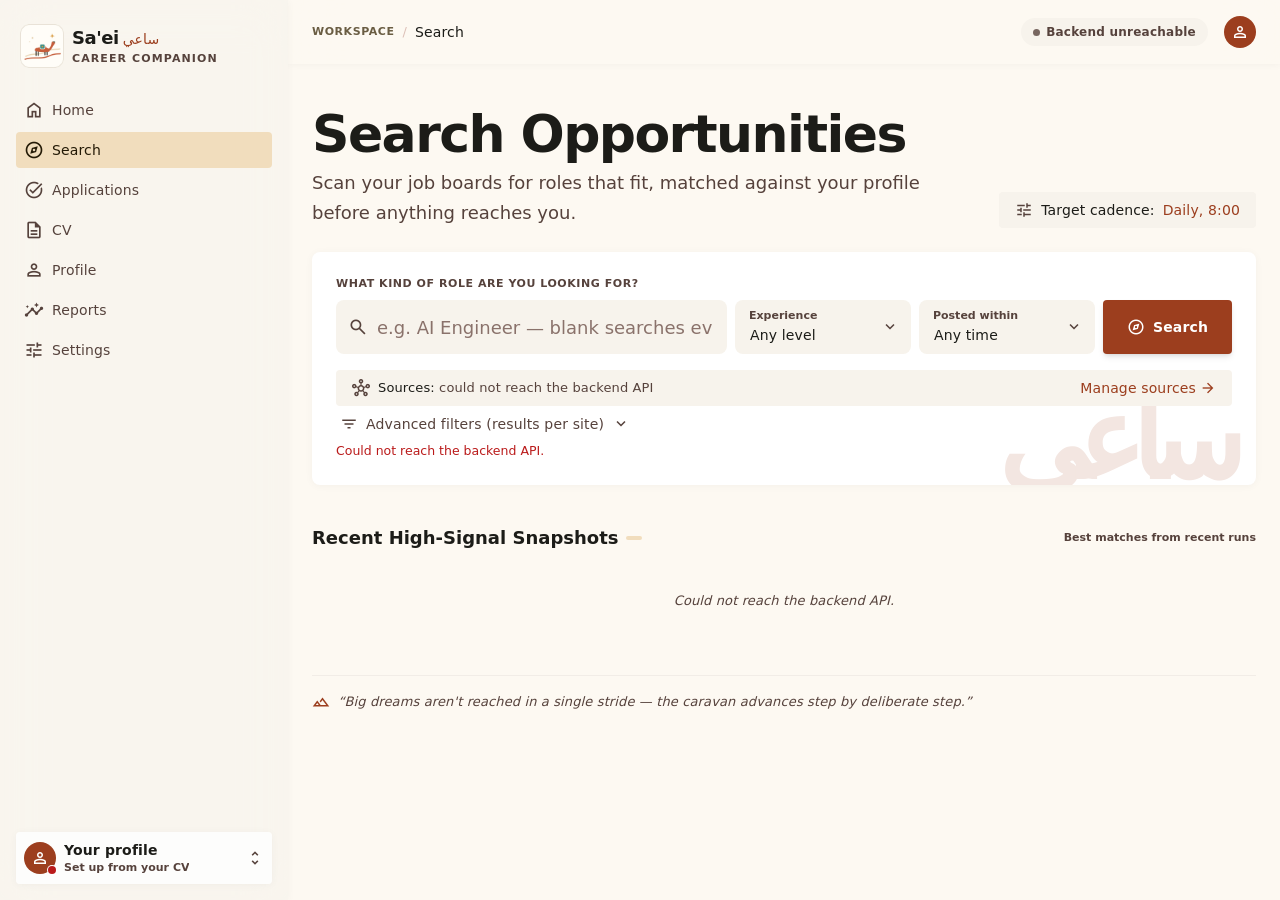
<file: frontend/search.html>
<!DOCTYPE html>
<html lang="en">
<head>
<meta charset="UTF-8">
<meta name="viewport" content="width=device-width, initial-scale=1.0">
<title>Sa'ei — Search</title>
<link rel="stylesheet" href="tailwind.css">
<link rel="stylesheet" href="style.css">
<link rel="icon" type="image/png" href="assets/saei-logo.png">
</head>
<body data-page="search">
<main id="page">
  <div class="flex flex-col">
    <div class="mb-space-lg flex items-end justify-between gap-space-lg">
      <div>
        <h1 class="sa-page-title">Search Opportunities</h1>
        <p class="sa-page-desc">Scan your job boards for roles that fit, matched against your profile before anything reaches you.</p>
      </div>
      <span class="flex items-center gap-2 whitespace-nowrap rounded-lg bg-surface-container-low px-space-md py-space-sm text-label-md text-on-surface">
        <span class="ms text-[18px] text-on-surface-variant">tune</span>Target cadence: <span class="text-primary">Daily, 8:00</span>
      </span>
    </div>

    <!-- Search card -->
    <section class="sa-card sa-saei-wordmark sa-saei-wordmark-search mb-space-xl">
      <form id="position-form">
        <label for="position-input" class="mb-space-sm block text-label-sm uppercase tracking-wider text-on-surface-variant">What kind of role are you looking for?</label>
        <div class="flex items-stretch gap-space-sm">
          <label class="relative flex-1">
            <span class="ms pointer-events-none absolute left-3 top-1/2 -translate-y-1/2 text-on-surface-variant">search</span>
            <input type="text" id="position-input" class="sa-input h-full py-3 pl-10 text-headline-sm font-medium" placeholder="e.g. AI Engineer — blank searches everything">
          </label>
          <div class="sa-select-wrap w-44">
            <span class="pointer-events-none absolute left-3.5 top-2 text-label-sm normal-case tracking-normal text-on-surface-variant">Experience</span>
            <select id="seniority-input" class="sa-select h-full pb-2 pt-6 text-label-md">
              <option value="">Any level</option>
            </select>
          </div>
          <div class="sa-select-wrap w-44">
            <span class="pointer-events-none absolute left-3.5 top-2 text-label-sm normal-case tracking-normal text-on-surface-variant">Posted within</span>
            <select id="max-age-input" class="sa-select h-full pb-2 pt-6 text-label-md">
              <option value="">Any time</option>
              <option value="1">24 hours</option>
              <option value="3">3 days</option>
              <option value="7">A week</option>
              <option value="14">2 weeks</option>
              <option value="30">A month</option>
            </select>
          </div>
          <button type="submit" id="search-btn" class="sa-btn-primary px-6"><span class="ms text-[18px]">explore</span>Search</button>
        </div>

        <div class="mt-space-md flex items-center justify-between gap-space-md rounded-lg bg-surface-container-low px-space-md py-space-sm">
          <span class="flex min-w-0 items-center gap-2 text-body-sm text-on-surface-variant">
            <span class="ms text-[18px]">hub</span>
            <span class="truncate"><span class="text-on-surface">Sources:</span> <span id="sources-summary">&hellip;</span></span>
          </span>
          <button type="button" class="flex items-center gap-1 whitespace-nowrap text-label-md text-primary hover:underline" id="manage-sources">Manage sources <span class="ms text-[16px]">arrow_forward</span></button>
        </div>

        <details class="group mt-space-sm">
          <summary class="flex cursor-pointer list-none items-center gap-2 px-1 text-label-md text-on-surface-variant">
            <span class="ms text-[18px]">filter_list</span>Advanced filters (results per site)
            <span class="ms text-[18px] transition-transform group-open:rotate-180">expand_more</span>
          </summary>
          <div class="mt-space-sm grid grid-cols-3 gap-space-md px-1">
            <div>
              <label for="max-results-input" class="sa-label">Max results per site</label>
              <div class="sa-select-wrap">
                <select id="max-results-input" class="sa-select">
                  <option value="">No limit</option>
                  <option value="10">10</option>
                  <option value="25">25</option>
                  <option value="50">50</option>
                  <option value="100">100</option>
                </select>
              </div>
            </div>
            <p class="col-span-2 self-end text-body-sm text-on-surface-variant">Titles match when they contain every word you typed, in any order. Freshness only applies where a board publishes a real posted date. Filters are saved to <code>.env</code>, and the 8:00 run uses them too.</p>
          </div>
        </details>
        <span id="position-message" class="save-message mt-space-sm block"></span>
      </form>

      <!-- Source management (from the old Job Boards panel) -->
      <div class="mt-space-md border-t border-surface-container pt-space-md" id="sources-panel" hidden>
        <div class="mb-space-sm flex items-center justify-between gap-space-md">
          <span class="text-label-sm uppercase tracking-wider text-on-surface-variant">Always-on feeds</span>
          <span class="text-body-sm text-on-surface-variant">Keyless remote-job APIs, queried on every search. Switch off any you don't want.</span>
        </div>
        <div class="grid grid-cols-3 gap-space-sm" id="feeds-body"></div>

        <div class="mb-space-sm mt-space-lg flex items-center justify-between gap-space-md">
          <span class="text-label-sm uppercase tracking-wider text-on-surface-variant">LinkedIn &amp; Google Jobs</span>
          <span class="text-body-sm text-on-surface-variant">LinkedIn searches each location once per role phrase. <b class="font-semibold">Worldwide</b> means remote only.</span>
        </div>
        <div class="flex flex-wrap items-center gap-space-sm" id="linkedin-body"></div>

        <div class="mb-space-sm mt-space-lg flex items-center justify-between gap-space-md">
          <span class="text-label-sm uppercase tracking-wider text-on-surface-variant">Company boards</span>
          <span class="text-body-sm text-on-surface-variant">Read through each company's public hiring-system API (Greenhouse, Lever, Ashby, SmartRecruiters).</span>
        </div>
        <div class="grid grid-cols-3 gap-space-sm" id="boards-body"></div>

        <div class="mb-space-sm mt-space-lg flex items-center justify-between gap-space-md">
          <span class="text-label-sm uppercase tracking-wider text-on-surface-variant">Job boards &amp; career pages</span>
          <span class="text-body-sm text-on-surface-variant">Scraped best-effort, once per role phrase.</span>
        </div>
        <div class="grid grid-cols-3 gap-space-sm" id="sites-body"></div>
        <form id="add-site-form" class="mt-space-sm flex gap-space-sm">
          <label for="site-url-input" class="sr-only">Website URL</label>
          <input type="text" id="site-url-input" class="sa-input flex-1" placeholder="A Greenhouse, Lever, Ashby or SmartRecruiters board URL, or any careers page">
          <button type="submit" class="sa-btn"><span class="ms text-[18px]">add_link</span>Add source</button>
        </form>
        <span id="site-message" class="save-message mt-2 block"></span>
      </div>
    </section>

    <!-- Run progress -->
    <section class="relative mb-space-xl overflow-hidden rounded-xl bg-surface-container-low p-space-lg" id="run-panel" hidden>
      <div class="pointer-events-none absolute inset-y-0 right-0 w-1/2 bg-gradient-to-l from-secondary-container/40 to-transparent"></div>
      <div class="relative">
        <div class="mb-space-lg flex items-start justify-between gap-space-md">
          <div class="flex items-start gap-space-sm">
            <span class="flex h-9 w-9 items-center justify-center rounded-lg bg-primary-fixed/60 text-primary"><span class="ms">travel_explore</span></span>
            <div>
              <h2 class="text-headline-sm text-on-surface" id="run-title">Sa'ei is searching across your active sources&hellip;</h2>
              <p class="text-body-sm text-on-surface-variant">Each new job is matched against your profile before it reaches you.</p>
            </div>
          </div>
          <div class="flex items-center gap-space-sm">
            <span class="flex items-center gap-1.5 rounded-full bg-surface-container-lowest px-3 py-1 text-label-sm normal-case tracking-normal text-on-surface-variant" id="run-chip">
              <span class="h-1.5 w-1.5 rounded-full bg-tertiary"></span>Running
            </span>
            <button type="button" id="stop-btn" class="sa-btn hidden py-1.5">
              <span class="ms text-[18px]">stop_circle</span><span id="stop-label">Stop search</span>
            </button>
          </div>
        </div>
        <div class="mb-space-lg h-1.5 overflow-hidden rounded-full bg-surface-container-highest">
          <div class="h-full rounded-full bg-gradient-to-r from-tertiary-fixed-dim to-primary transition-all duration-700" id="run-bar" style="width: 0%"></div>
        </div>
        <div class="grid grid-cols-3 gap-space-sm" id="run-steps"></div>
        <p class="mt-space-md flex items-start gap-2 text-body-sm text-on-surface-variant" id="search-message">
          <span class="ms text-[16px]">info</span><span>Takes a few minutes — one model call per new job found.</span>
        </p>
      </div>
    </section>

    <!-- Snapshots -->
    <section>
      <div class="mb-space-md flex items-center justify-between">
        <div class="flex items-center gap-2">
          <h2 class="text-headline-sm text-on-surface">Recent High-Signal Snapshots</h2>
          <span class="rounded-full bg-secondary-container px-2 py-0.5 text-label-sm normal-case tracking-normal text-on-secondary-fixed-variant" id="snap-chip"></span>
        </div>
        <span class="text-label-sm normal-case tracking-normal text-on-surface-variant">Best matches from recent runs</span>
      </div>
      <div class="flex flex-col gap-space-sm" id="snapshots">
        <p class="sa-empty">Loading&hellip;</p>
      </div>
    </section>
  </div>
</main>

<script src="shell.js"></script>
<script src="config.js"></script>
<script src="ui.js"></script>
<script src="search.js"></script>
</body>
</html>
</file>
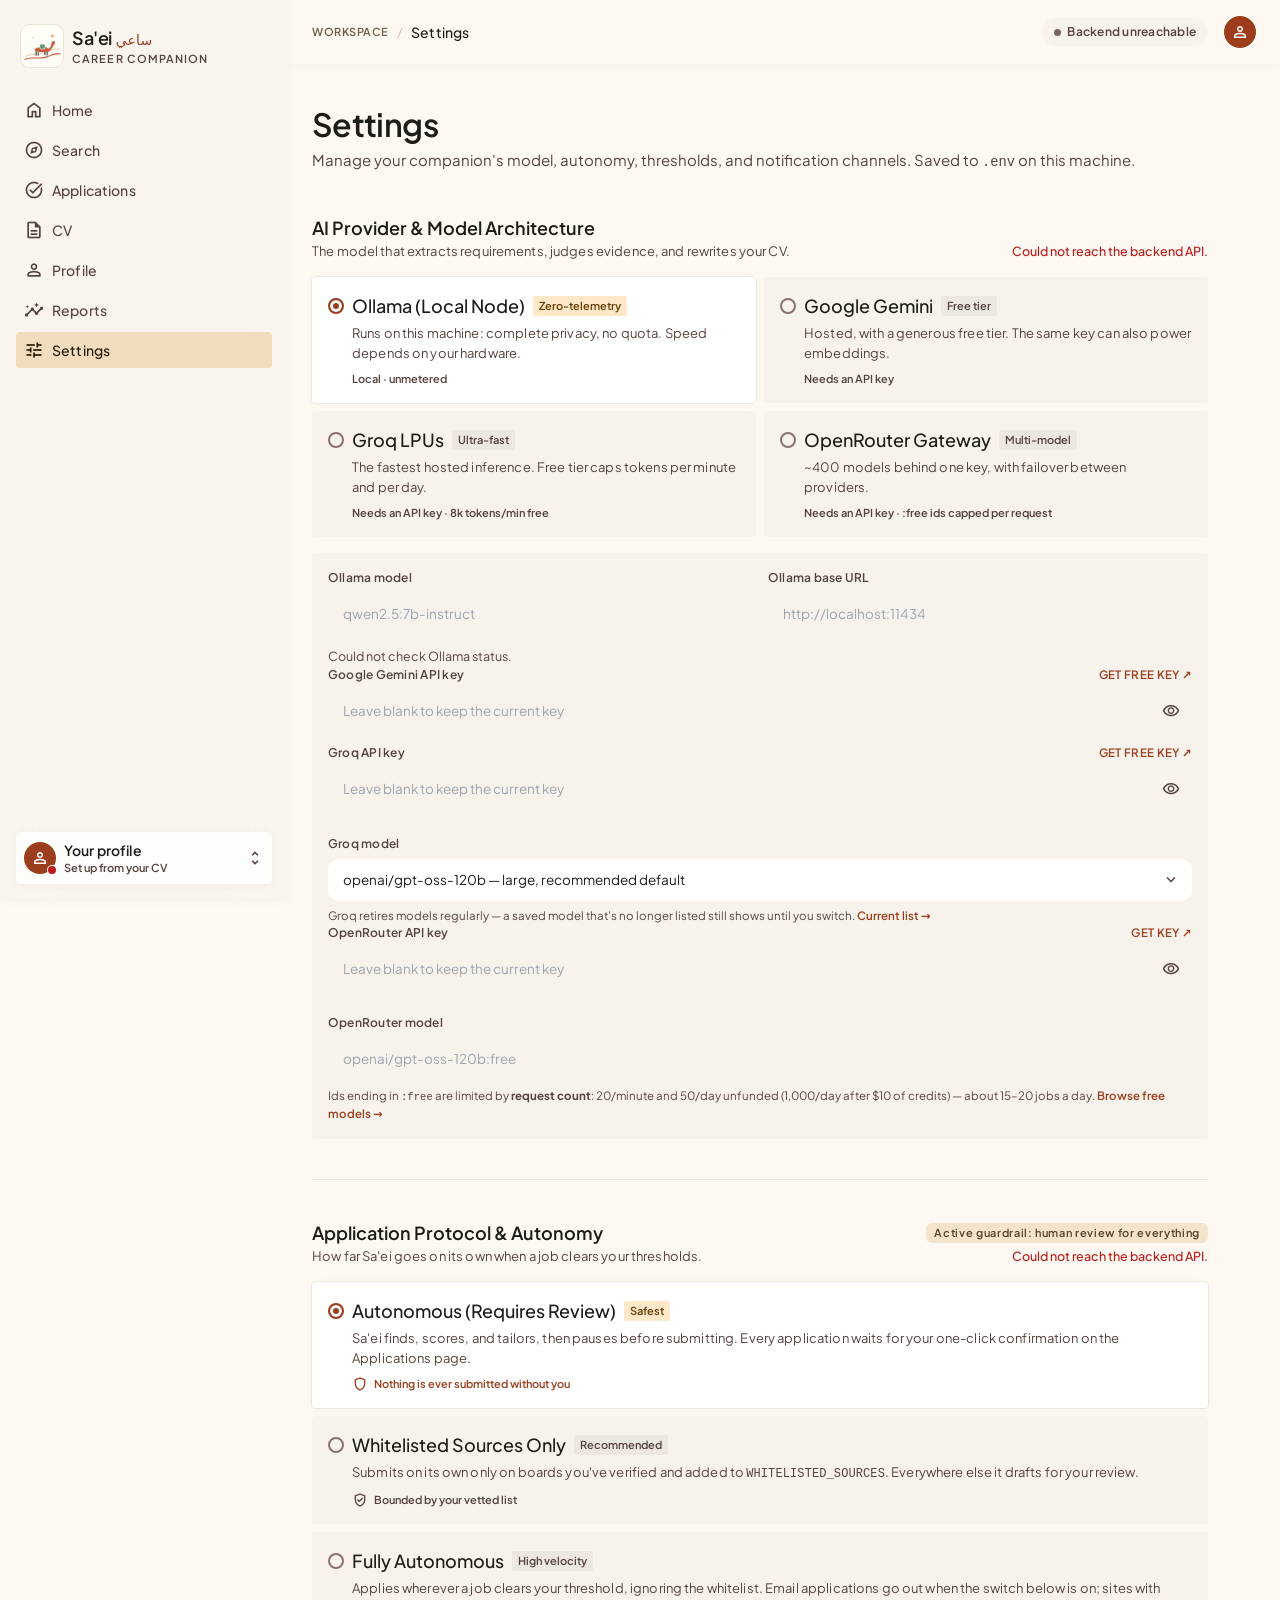
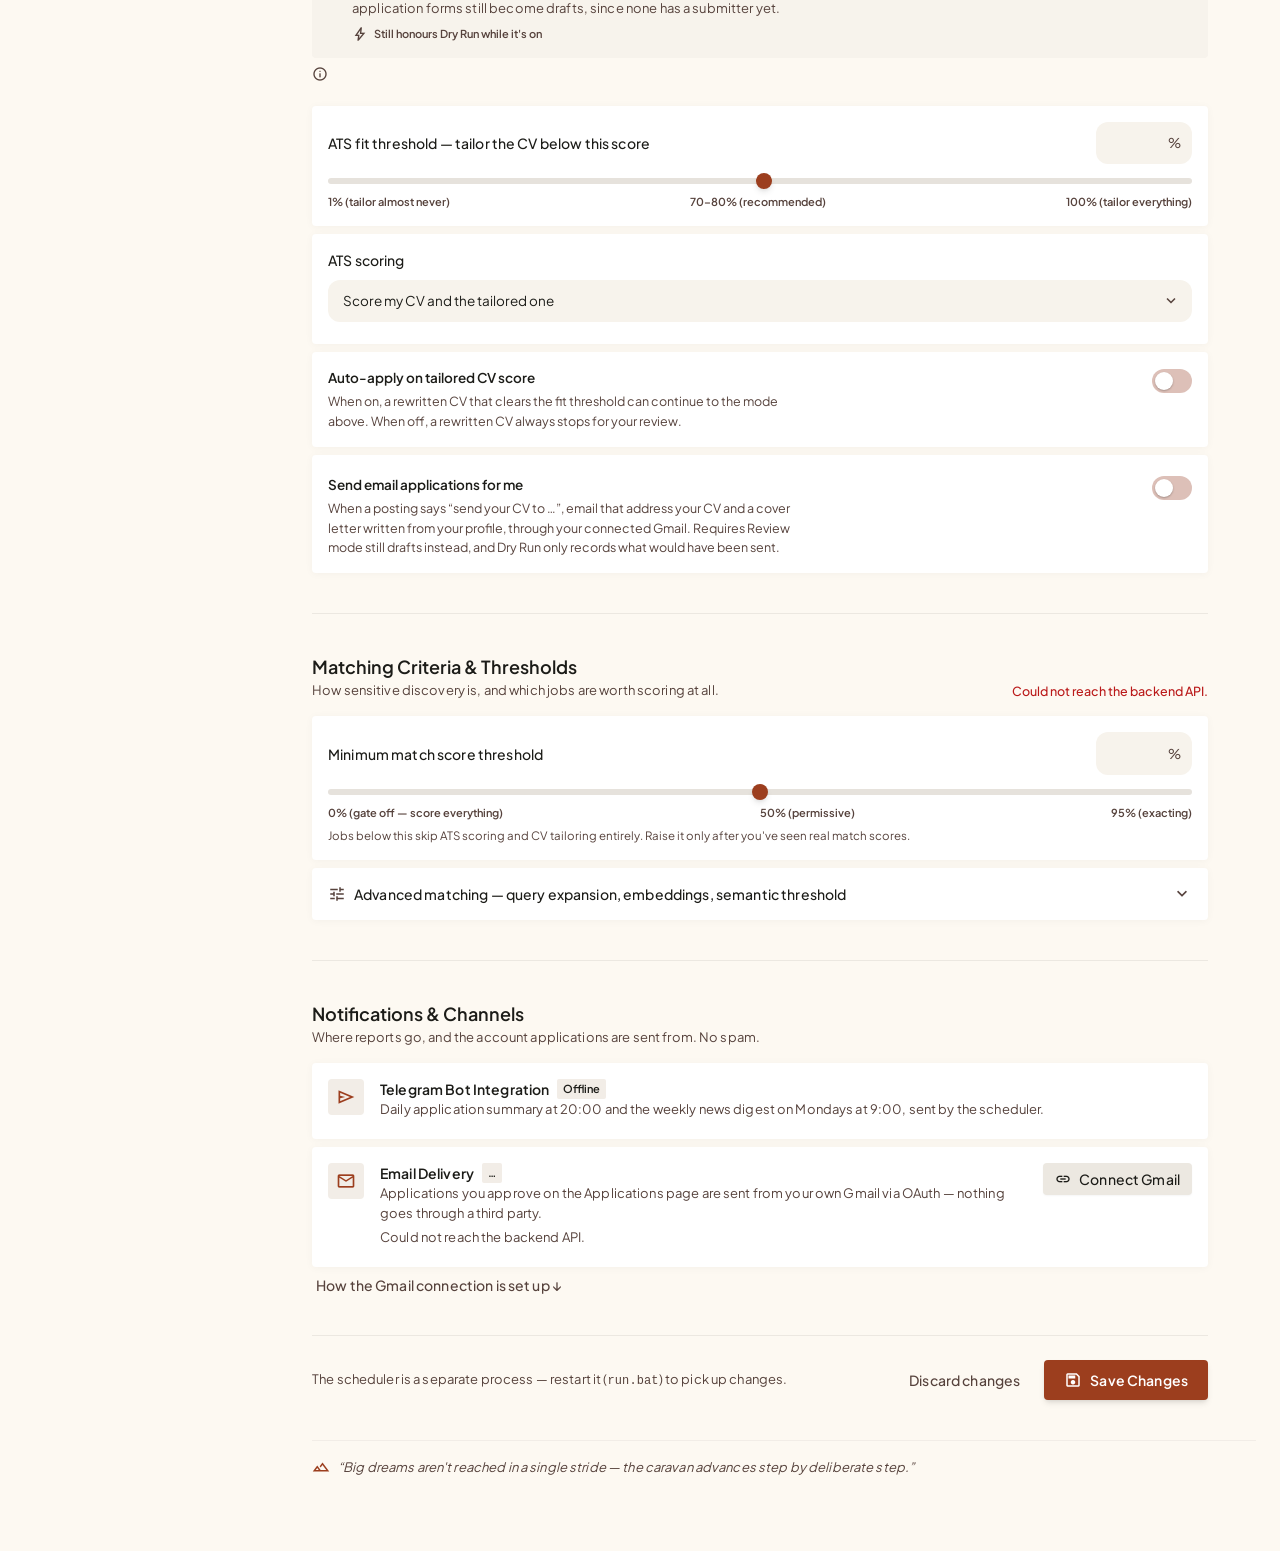
<file: frontend/settings.html>
<!DOCTYPE html>
<html lang="en">
<head>
<meta charset="UTF-8">
<meta name="viewport" content="width=device-width, initial-scale=1.0">
<title>Sa'ei — Settings</title>
<link rel="stylesheet" href="tailwind.css">
<link rel="stylesheet" href="style.css">
<link rel="icon" type="image/png" href="assets/saei-logo.png">
</head>
<body data-page="settings">
<main id="page">
  <div class="flex max-w-4xl flex-col">
    <div class="mb-space-xl">
      <h1 class="text-headline-lg text-on-surface">Settings</h1>
      <p class="mt-1 text-body-md text-on-surface-variant">Manage your companion's model, autonomy, thresholds, and notification channels. Saved to <code>.env</code> on this machine.</p>
    </div>

    <!-- ============ AI provider ============ -->
    <section class="mb-space-xl" id="llm">
      <div class="mb-space-md flex items-end justify-between gap-space-md">
        <div>
          <h2 class="text-headline-sm text-on-surface">AI Provider &amp; Model Architecture</h2>
          <p class="text-body-sm text-on-surface-variant">The model that extracts requirements, judges evidence, and rewrites your CV.</p>
        </div>
        <span id="save-message" class="save-message"></span>
      </div>
      <form id="settings-form" class="flex flex-col gap-space-md">
        <div class="grid grid-cols-2 gap-space-sm" id="provider-cards">
          <button type="button" data-provider="ollama" class="provider-card">
            <span class="provider-card-head"><span class="provider-card-title"><span class="provider-dot"></span>Ollama (Local Node)</span><span class="provider-badge">Zero-telemetry</span></span>
            <span class="provider-card-desc">Runs on this machine: complete privacy, no quota. Speed depends on your hardware.</span>
            <span class="provider-card-meta">Local · unmetered</span>
          </button>
          <button type="button" data-provider="gemini" class="provider-card">
            <span class="provider-card-head"><span class="provider-card-title"><span class="provider-dot"></span>Google Gemini</span><span class="provider-badge">Free tier</span></span>
            <span class="provider-card-desc">Hosted, with a generous free tier. The same key can also power embeddings.</span>
            <span class="provider-card-meta">Needs an API key</span>
          </button>
          <button type="button" data-provider="groq" class="provider-card">
            <span class="provider-card-head"><span class="provider-card-title"><span class="provider-dot"></span>Groq LPUs</span><span class="provider-badge">Ultra-fast</span></span>
            <span class="provider-card-desc">The fastest hosted inference. Free tier caps tokens per minute and per day.</span>
            <span class="provider-card-meta">Needs an API key · 8k tokens/min free</span>
          </button>
          <button type="button" data-provider="openrouter" class="provider-card">
            <span class="provider-card-head"><span class="provider-card-title"><span class="provider-dot"></span>OpenRouter Gateway</span><span class="provider-badge">Multi-model</span></span>
            <span class="provider-card-desc">~400 models behind one key, with failover between providers.</span>
            <span class="provider-card-meta">Needs an API key · :free ids capped per request</span>
          </button>
        </div>
        <div class="form-field" hidden>
          <label for="llm-provider">API provider</label>
          <select id="llm-provider" name="llm_provider">
            <option value="ollama">Ollama</option>
            <option value="gemini">Google Gemini</option>
            <option value="groq">Groq</option>
            <option value="openrouter">OpenRouter</option>
          </select>
        </div>

        <div class="rounded-lg bg-surface-container-low p-space-md">
          <div class="form-field" id="ollama-fields">
            <div class="grid grid-cols-2 gap-space-md">
              <div class="form-field">
                <label for="ollama-model">Ollama model</label>
                <input type="text" id="ollama-model" name="ollama_model" placeholder="qwen2.5:7b-instruct">
              </div>
              <div class="form-field">
                <label for="ollama-base-url">Ollama base URL</label>
                <input type="text" id="ollama-base-url" name="ollama_base_url" placeholder="http://localhost:11434">
              </div>
            </div>
            <p class="field-note field-note-muted" id="ollama-status">Checking Ollama&hellip;</p>
          </div>

          <div class="form-field" id="gemini-fields">
            <div class="field-row-between">
              <label for="gemini-api-key">Google Gemini API key</label>
              <a class="field-link" href="https://aistudio.google.com/apikey" target="_blank" rel="noopener">Get free key &nearr;</a>
            </div>
            <div class="password-wrap">
              <input type="password" id="gemini-api-key" name="gemini_api_key" placeholder="Leave blank to keep the current key" autocomplete="off">
              <button type="button" class="password-toggle" data-target="gemini-api-key" aria-label="Toggle visibility"><span class="ms text-[18px]">visibility</span></button>
            </div>
            <p class="field-note field-note-muted" id="gemini-key-status"></p>
          </div>

          <div class="form-field" id="groq-fields">
            <div class="field-row-between">
              <label for="groq-api-key">Groq API key</label>
              <a class="field-link" href="https://console.groq.com/keys" target="_blank" rel="noopener">Get free key &nearr;</a>
            </div>
            <div class="password-wrap">
              <input type="password" id="groq-api-key" name="groq_api_key" placeholder="Leave blank to keep the current key" autocomplete="off">
              <button type="button" class="password-toggle" data-target="groq-api-key" aria-label="Toggle visibility"><span class="ms text-[18px]">visibility</span></button>
            </div>
            <p class="field-note field-note-muted" id="groq-key-status"></p>
            <label for="groq-model" class="form-field-secondary-label">Groq model</label>
            <div class="sa-select-wrap">
              <select id="groq-model" name="groq_model" class="w-full !bg-surface-container-lowest">
                <option value="openai/gpt-oss-120b">openai/gpt-oss-120b — large, recommended default</option>
                <option value="openai/gpt-oss-20b">openai/gpt-oss-20b — smaller, faster</option>
                <option value="qwen/qwen3.6-27b">qwen/qwen3.6-27b — alternative general-purpose (preview)</option>
                <option value="groq/compound">groq/compound — agentic, built-in web search/code exec</option>
                <option value="groq/compound-mini">groq/compound-mini — smaller agentic variant</option>
                <option value="__custom__">Custom&hellip; (type a model id)</option>
              </select>
            </div>
            <input type="text" id="groq-model-custom" placeholder="e.g. llama-3.3-70b-versatile" autocomplete="off" spellcheck="false" hidden>
            <span class="field-hint">Groq retires models regularly — a saved model that's no longer listed still shows until you switch. <a href="https://console.groq.com/docs/models" target="_blank" rel="noopener">Current list &rarr;</a></span>
          </div>

          <div class="form-field" id="openrouter-fields">
            <div class="field-row-between">
              <label for="openrouter-api-key">OpenRouter API key</label>
              <a class="field-link" href="https://openrouter.ai/keys" target="_blank" rel="noopener">Get key &nearr;</a>
            </div>
            <div class="password-wrap">
              <input type="password" id="openrouter-api-key" name="openrouter_api_key" placeholder="Leave blank to keep the current key" autocomplete="off">
              <button type="button" class="password-toggle" data-target="openrouter-api-key" aria-label="Toggle visibility"><span class="ms text-[18px]">visibility</span></button>
            </div>
            <p class="field-note field-note-muted" id="openrouter-key-status"></p>
            <label for="openrouter-model" class="form-field-secondary-label">OpenRouter model</label>
            <input type="text" id="openrouter-model" name="openrouter_model" placeholder="openai/gpt-oss-120b:free">
            <span class="field-hint">Ids ending in <code>:free</code> are limited by <strong>request count</strong>: 20/minute and 50/day unfunded (1,000/day after $10 of credits) — about 15–20 jobs a day. <a href="https://openrouter.ai/models?q=free" target="_blank" rel="noopener">Browse free models &rarr;</a></span>
          </div>
        </div>
      </form>
    </section>

    <hr class="mb-space-xl border-surface-container-high">

    <!-- ============ Autonomy ============ -->
    <form id="auto-apply-form" class="mb-space-xl">
      <div class="mb-space-md flex items-end justify-between gap-space-md" id="autonomy">
        <div>
          <h2 class="text-headline-sm text-on-surface">Application Protocol &amp; Autonomy</h2>
          <p class="text-body-sm text-on-surface-variant">How far Sa'ei goes on its own when a job clears your thresholds.</p>
        </div>
        <div class="flex flex-col items-end gap-1">
          <span class="sa-chip" id="mode-guardrail-chip"></span>
          <span id="auto-apply-save-message" class="save-message"></span>
        </div>
      </div>

      <div class="flex flex-col gap-space-sm" id="mode-cards">
        <button type="button" data-mode="off" class="mode-card">
          <span class="mode-card-head"><span class="mode-card-title">Autonomous (Requires Review)</span><span class="provider-badge">Safest</span></span>
          <span class="mode-card-desc">Sa'ei finds, scores, and tailors, then pauses before submitting. Every application waits for your one-click confirmation on the Applications page.</span>
          <span class="mode-card-foot text-primary"><span class="ms text-[16px]">shield</span>Nothing is ever submitted without you</span>
        </button>
        <button type="button" data-mode="whitelist" class="mode-card">
          <span class="mode-card-head"><span class="mode-card-title">Whitelisted Sources Only</span><span class="provider-badge">Recommended</span></span>
          <span class="mode-card-desc">Submits on its own only on boards you've verified and added to <code>WHITELISTED_SOURCES</code>. Everywhere else it drafts for your review.</span>
          <span class="mode-card-foot"><span class="ms text-[16px]">verified_user</span>Bounded by your vetted list</span>
        </button>
        <button type="button" data-mode="any" class="mode-card">
          <span class="mode-card-head"><span class="mode-card-title">Fully Autonomous</span><span class="provider-badge">High velocity</span></span>
          <span class="mode-card-desc">Applies wherever a job clears your threshold, ignoring the whitelist. Email applications go out when the switch below is on; sites with application forms still become drafts, since none has a submitter yet.</span>
          <span class="mode-card-foot"><span class="ms text-[16px]">bolt</span>Still honours Dry Run while it's on</span>
        </button>
      </div>
      <div class="form-field" hidden>
        <label for="auto-apply-mode">Auto-apply mode</label>
        <select id="auto-apply-mode" name="auto_apply_mode">
          <option value="off">Off — never auto-apply</option>
          <option value="any">Auto-Apply (any website)</option>
          <option value="whitelist">Auto-Apply (whitelist only)</option>
        </select>
      </div>
      <p class="mt-space-sm flex items-start gap-2 text-body-sm text-on-surface-variant">
        <span class="ms text-[16px]">info</span><span id="auto-apply-mode-desc"></span>
      </p>

      <div class="mt-space-lg flex flex-col gap-space-sm">
        <div class="form-field rounded-lg bg-surface-container-lowest p-space-md shadow-soft">
          <div class="flex items-center justify-between">
            <label for="fit-threshold" class="!text-label-md !text-on-surface">ATS fit threshold — tailor the CV below this score</label>
            <div class="threshold-input-wrap w-24">
              <input type="number" id="fit-threshold" name="fit_threshold" min="1" max="100" step="1">
              <span class="threshold-input-suffix">%</span>
            </div>
          </div>
          <input type="range" id="fit-threshold-range" min="1" max="100" step="1" class="sa-range mt-space-sm" aria-label="ATS fit threshold">
          <div class="mt-1 flex justify-between text-label-sm normal-case tracking-normal text-on-surface-variant">
            <span>1% (tailor almost never)</span><span>70–80% (recommended)</span><span>100% (tailor everything)</span>
          </div>
        </div>
        <div class="form-field rounded-lg bg-surface-container-lowest p-space-md shadow-soft">
          <label for="ats-score-mode" class="!text-label-md !text-on-surface">ATS scoring</label>
          <div class="sa-select-wrap mt-1">
            <select id="ats-score-mode" name="ats_score_mode">
              <option value="both">Score my CV and the tailored one</option>
              <option value="tailored_only">Score the tailored CV only</option>
            </select>
          </div>
          <span class="field-hint" id="ats-score-mode-desc"></span>
        </div>
        <label class="toggle-row rounded-lg bg-surface-container-lowest p-space-md shadow-soft">
          <span class="toggle-text">
            <span class="toggle-title">Auto-apply on tailored CV score</span>
            <span class="toggle-desc">When on, a rewritten CV that clears the fit threshold can continue to the mode above. When off, a rewritten CV always stops for your review.</span>
          </span>
          <span class="toggle-switch">
            <input type="checkbox" id="toggle-auto-apply-tailored">
            <span class="toggle-track"></span>
            <span class="toggle-thumb"></span>
          </span>
        </label>
        <label class="toggle-row rounded-lg bg-surface-container-lowest p-space-md shadow-soft">
          <span class="toggle-text">
            <span class="toggle-title">Send email applications for me</span>
            <span class="toggle-desc">When a posting says “send your CV to …”, email that address your CV and a cover letter written from your profile, through your connected Gmail. Requires Review mode still drafts instead, and Dry Run only records what would have been sent.</span>
          </span>
          <span class="toggle-switch">
            <input type="checkbox" id="toggle-auto-apply-email">
            <span class="toggle-track"></span>
            <span class="toggle-thumb"></span>
          </span>
        </label>
      </div>
    </form>

    <hr class="mb-space-xl border-surface-container-high">

    <!-- ============ Matching ============ -->
    <form id="matching-form" class="mb-space-xl">
      <div class="mb-space-md flex items-end justify-between gap-space-md" id="matching">
        <div>
          <h2 class="text-headline-sm text-on-surface">Matching Criteria &amp; Thresholds</h2>
          <p class="text-body-sm text-on-surface-variant">How sensitive discovery is, and which jobs are worth scoring at all.</p>
        </div>
        <span id="matching-save-message" class="save-message"></span>
      </div>

      <div class="form-field rounded-lg bg-surface-container-lowest p-space-md shadow-soft">
        <div class="flex items-center justify-between">
          <label for="match-score-threshold" class="!text-label-md !text-on-surface">Minimum match score threshold</label>
          <div class="threshold-input-wrap w-24">
            <input type="number" id="match-score-threshold" min="0" max="100" step="1">
            <span class="threshold-input-suffix">%</span>
          </div>
        </div>
        <input type="range" id="match-score-range" min="0" max="100" step="1" class="sa-range mt-space-sm" aria-label="Minimum match score">
        <div class="mt-1 flex justify-between text-label-sm normal-case tracking-normal text-on-surface-variant">
          <span>0% (gate off — score everything)</span><span>50% (permissive)</span><span>95% (exacting)</span>
        </div>
        <span class="field-hint">Jobs below this skip ATS scoring and CV tailoring entirely. Raise it only after you've seen real match scores.</span>
      </div>

      <details class="group mt-space-sm rounded-lg bg-surface-container-lowest shadow-soft">
        <summary class="flex cursor-pointer list-none items-center justify-between p-space-md text-label-md text-on-surface">
          <span class="flex items-center gap-2"><span class="ms text-[18px] text-on-surface-variant">tune</span>Advanced matching — query expansion, embeddings, semantic threshold</span>
          <span class="ms text-on-surface-variant transition-transform group-open:rotate-180">expand_more</span>
        </summary>
        <div class="flex flex-col gap-space-md border-t border-surface-container p-space-md">
          <label class="toggle-row">
            <span class="toggle-text">
              <span class="toggle-title">Search-only mode (debugging)</span>
              <span class="toggle-desc">Runs expansion → retrieval → matching → ranking → gate, writes the debug report, and stops. Nothing is scored, tailored, or saved to the database.</span>
            </span>
            <span class="toggle-switch"><input type="checkbox" id="toggle-search-only"><span class="toggle-track"></span><span class="toggle-thumb"></span></span>
          </label>
          <label class="toggle-row">
            <span class="toggle-text">
              <span class="toggle-title">Query expansion</span>
              <span class="toggle-desc" id="expansion-toggle-desc">Widens your search to equivalent job titles so postings worded differently aren't missed.</span>
            </span>
            <span class="toggle-switch"><input type="checkbox" id="toggle-query-expansion"><span class="toggle-track"></span><span class="toggle-thumb"></span></span>
          </label>
          <div class="grid grid-cols-3 gap-space-md">
            <div class="form-field">
              <label for="expansion-max-roles">Max expanded roles</label>
              <input type="number" id="expansion-max-roles" min="1" max="20" step="1">
            </div>
            <div class="form-field">
              <label for="serpapi-expansion-limit">SerpAPI phrase limit</label>
              <input type="number" id="serpapi-expansion-limit" min="0" max="10" step="1">
            </div>
            <div class="form-field">
              <label for="similarity-threshold">Semantic match threshold</label>
              <div class="threshold-input-wrap max-w-none">
                <input type="number" id="similarity-threshold" min="1" max="100" step="1">
                <span class="threshold-input-suffix">%</span>
              </div>
            </div>
          </div>
          <span class="field-hint -mt-2">SerpAPI's free tier is 100 searches a month and each phrase is one search (0 skips it). The semantic threshold decides when a job whose title didn't match is still considered.</span>
          <div class="grid grid-cols-2 gap-space-md">
            <div class="form-field">
              <label for="embedding-provider">Embedding provider</label>
              <div class="sa-select-wrap">
                <select id="embedding-provider" class="w-full">
                  <option value="ollama">Ollama — local, free, no quota</option>
                  <option value="gemini">Google Gemini — hosted free tier</option>
                </select>
              </div>
            </div>
            <div class="form-field">
              <label for="embedding-model-select">Embedding model</label>
              <div class="sa-select-wrap">
                <select id="embedding-model-select" class="w-full">
                  <option value="__custom__">Custom&hellip;</option>
                </select>
              </div>
              <input type="text" id="embedding-model" placeholder="nomic-embed-text" hidden>
            </div>
          </div>
          <span class="field-hint" id="embedding-model-note"></span>
          <span class="field-hint" id="embedding-model-hint"></span>
          <div><button type="button" id="clear-expansion-cache" class="sa-btn sa-btn-sm"><span class="ms text-[16px]">delete_sweep</span>Clear expansion cache</button></div>
        </div>
      </details>
    </form>

    <hr class="mb-space-xl border-surface-container-high">

    <!-- ============ Channels ============ -->
    <section class="mb-space-xl" id="channels">
      <div class="mb-space-md">
        <h2 class="text-headline-sm text-on-surface">Notifications &amp; Channels</h2>
        <p class="text-body-sm text-on-surface-variant">Where reports go, and the account applications are sent from. No spam.</p>
      </div>
      <div class="flex flex-col gap-space-sm">
        <div class="flex items-start gap-space-md rounded-lg bg-surface-container-lowest p-space-md shadow-soft">
          <span class="flex h-9 w-9 flex-shrink-0 items-center justify-center rounded-lg bg-surface-container text-primary"><span class="ms">send</span></span>
          <div class="flex-1">
            <p class="flex items-center gap-2 text-label-md font-semibold text-on-surface">Telegram Bot Integration <span class="rounded bg-surface-container px-1.5 py-0.5 text-label-sm normal-case tracking-normal" id="telegram-chip">&hellip;</span></p>
            <p class="text-body-sm text-on-surface-variant">Daily application summary at 20:00 and the weekly news digest on Mondays at 9:00, sent by the scheduler.</p>
            <p class="mt-1 text-body-sm text-on-surface-variant" id="telegram-note"></p>
          </div>
        </div>
        <div class="flex items-start gap-space-md rounded-lg bg-surface-container-lowest p-space-md shadow-soft">
          <span class="flex h-9 w-9 flex-shrink-0 items-center justify-center rounded-lg bg-surface-container text-primary"><span class="ms">mail</span></span>
          <div class="flex-1">
            <p class="flex items-center gap-2 text-label-md font-semibold text-on-surface">Email Delivery <span class="rounded bg-surface-container px-1.5 py-0.5 text-label-sm normal-case tracking-normal" id="gmail-chip">&hellip;</span></p>
            <p class="text-body-sm text-on-surface-variant">Applications you approve on the Applications page are sent from your own Gmail via OAuth — nothing goes through a third party.</p>
            <p class="mt-1 text-body-sm text-on-surface-variant" id="gmail-status">Checking&hellip;</p>
            <p class="mt-1 text-body-sm" id="connect-message"></p>
          </div>
          <button type="button" id="connect-btn" class="sa-btn sa-btn-sm"><span class="ms text-[16px]">link</span>Connect Gmail</button>
        </div>
        <details class="group text-body-sm text-on-surface-variant">
          <summary class="cursor-pointer list-none px-1 text-label-md text-on-surface-variant hover:text-primary">How the Gmail connection is set up &darr;</summary>
          <p class="mt-2 px-1">Needs an OAuth client file at <code>credentials/gmail_credentials.json</code> (Google Cloud Console → OAuth client ID → Desktop app). Connect opens a browser tab where you sign in and grant access; the token is saved to <code>credentials/gmail_token.json</code>. Times out after 3 minutes if left unfinished.</p>
        </details>
      </div>
    </section>

    <div class="flex items-center justify-end gap-space-lg border-t border-surface-container-high pt-space-lg">
      <span class="mr-auto text-body-sm text-on-surface-variant">The scheduler is a separate process — restart it (<code>run.bat</code>) to pick up changes.</span>
      <button type="button" class="text-label-md text-on-surface-variant hover:text-on-surface" onclick="location.reload()">Discard changes</button>
      <button type="button" class="sa-btn-primary" id="save-all"><span class="ms text-[18px]">save</span>Save Changes</button>
    </div>
  </div>
</main>

<script src="shell.js"></script>
<script src="config.js"></script>
<script src="settings.js"></script>
</body>
</html>
</file>
<file: frontend/style.css>
/* Component styles for markup the page scripts generate (the Why? modal,
   requirement tables, profile entry cards, debug bench, toggles...). Page
   layout itself is Tailwind (tailwind.css, built from tailwind.src.css);
   this file loads AFTER it so its element rules win over Tailwind preflight.

   Tokens are the Stitch "Sa'ei" palette (same values as tailwind.config.js),
   mapped onto the variable names this file has always used. */

:root {
  --bg: #fdf9f2;                 /* background */
  --surface: #ffffff;            /* surface-container-lowest */
  --surface-sunken: #f7f3ec;     /* surface-container-low */
  --surface-container: #f2ede7;
  --surface-container-high: #ece8e1;
  --border: #ece8e1;
  --border-strong: #ddc0b8;      /* outline-variant */
  --text: #1c1c18;               /* on-surface */
  --text-muted: #56423c;         /* on-surface-variant */
  --accent: #9c3e1e;             /* primary */
  --accent-hover: #bc5633;       /* primary-container */
  --accent-soft: rgba(156, 62, 30, 0.10);
  --accent-soft-border: rgba(156, 62, 30, 0.22);
  --ok: #6a5d43;                 /* secondary (warm brown) */
  --ok-soft: #f1ddbd;            /* secondary-container */
  --warn: #805200;               /* tertiary */
  --warn-soft: #ffddb4;          /* tertiary-fixed */
  --danger: #ba1a1a;             /* error */
  --danger-soft: #ffdad6;        /* error-container */
  --radius-sm: 6px;
  --radius: 12px;
  --radius-lg: 24px;
  --radius-pill: 9999px;
  --shadow-sm: 0 1px 2px rgba(28, 28, 24, 0.05);
  --shadow-md: 0 12px 32px -12px rgba(34, 31, 26, 0.28);
}

/* A quiet brand signature used on the key career surfaces.  It deliberately
   sits behind the content so it reads as atmosphere, not as a competing logo. */
.sa-saei-wordmark {
  position: relative;
  isolation: isolate;
  overflow: hidden;
}

.sa-saei-wordmark::before {
  content: "ساعي";
  position: absolute;
  right: 24px;
  bottom: -18px;
  z-index: -1;
  direction: rtl;
  color: #f3e6e1;
  font-family: "Segoe UI", Tahoma, Arial, sans-serif;
  font-size: 132px;
  font-weight: 800;
  line-height: 1;
  letter-spacing: -0.12em;
  pointer-events: none;
  user-select: none;
  white-space: nowrap;
}

.sa-saei-wordmark > * {
  position: relative;
  z-index: 1;
}

.sa-saei-wordmark-trajectory::before { font-size: 88px; right: 22px; bottom: -10px; }
.sa-saei-wordmark-search::before { font-size: 112px; bottom: -12px; }
.sa-saei-wordmark-profile::before { font-size: 104px; right: 22px; bottom: -12px; }

* { box-sizing: border-box; }

body {
  margin: 0;
  background: var(--bg);
  color: var(--text);
  font-family: "Plus Jakarta Sans", "Segoe UI", Tahoma, system-ui, sans-serif;
  font-size: 15px;
  line-height: 1.5;
  -webkit-font-smoothing: antialiased;
}

.page {
  max-width: 1080px;
  margin: 0 auto;
  padding: 40px 24px 64px;
}

/* ---- page header (eyebrow + title + description + stats) ---- */

.page-header {
  display: flex;
  justify-content: space-between;
  align-items: flex-end;
  gap: 24px;
  flex-wrap: wrap;
  margin-bottom: 24px;
}

.eyebrow {
  display: flex;
  align-items: center;
  gap: 8px;
  font-size: 11px;
  font-weight: 600;
  letter-spacing: 0.08em;
  text-transform: uppercase;
  color: var(--text-muted);
  margin-bottom: 8px;
}

.eyebrow::before {
  content: "";
  display: inline-block;
  width: 14px;
  height: 1px;
  background: var(--border-strong);
}

.page-header h1 {
  font-size: 26px;
  font-weight: 700;
  letter-spacing: -0.02em;
  margin: 0 0 6px;
}

.page-header-desc {
  font-size: 13.5px;
  color: var(--text-muted);
  max-width: 540px;
  line-height: 1.55;
  margin: 0;
}

.page-header-stats { display: flex; gap: 24px; flex-shrink: 0; }

.page-header-stat { text-align: right; }

.page-header-stat-value {
  display: block;
  font-size: 22px;
  font-weight: 700;
  color: var(--accent);
  letter-spacing: -0.02em;
}

.page-header-stat-label {
  font-size: 10.5px;
  font-weight: 600;
  letter-spacing: 0.05em;
  text-transform: uppercase;
  color: var(--text-muted);
}

/* ---- avatar chip (company initials in tables) ---- */

.company-cell { display: flex; align-items: center; gap: 8px; }

.avatar-chip {
  display: inline-flex;
  align-items: center;
  justify-content: center;
  width: 22px;
  height: 22px;
  border-radius: 6px;
  background: var(--accent-soft);
  color: var(--accent);
  font-size: 10px;
  font-weight: 700;
  letter-spacing: 0.02em;
  flex-shrink: 0;
}

/* ---- section title row (heading + inline action) ---- */

.section-title-row {
  display: flex;
  align-items: center;
  justify-content: space-between;
  gap: 12px;
  margin: 28px 0 12px;
}

.section-title-row h2 { margin: 0; font-size: 15px; font-weight: 600; }

.filter-input {
  font-family: inherit;
  font-size: 13px;
  padding: 7px 11px;
  border: 1px solid var(--border);
  border-radius: 8px;
  background: var(--surface);
  color: var(--text);
  width: 220px;
}

.filter-input:focus { outline: none; border-color: var(--accent); }

/* ---- narrow/wide page layouts (settings, cv, features) ---- */

.narrow-main {
  display: flex;
  flex-direction: column;
  gap: 16px;
  /* Was 560px -- cards/forms/tables here are all fluid-width already (no
     fixed-px inputs), so this was just leaving a wide, wasted gutter on
     anything bigger than a small laptop screen instead of using the page's
     actual 1080px budget. */
  max-width: 900px;
}

.wide-main { width: 100%; }

/* ---- bare section heading (Stitch places these above a bordered table/card
   container rather than inside a .card-header) ---- */

.section-heading {
  font-size: 24px;
  font-weight: 600;
  letter-spacing: -0.01em;
  margin: 0 0 12px;
  color: var(--text);
}

/* ---- main layout ---- */

.main-grid {
  display: grid;
  grid-template-columns: 1.6fr 1fr;
  gap: 16px;
  align-items: start;
}

.side-column {
  display: flex;
  flex-direction: column;
  gap: 16px;
}

.card {
  background: var(--surface);
  border: 1px solid var(--border);
  border-radius: var(--radius);
  overflow: hidden;
}

.card-header {
  display: flex;
  align-items: baseline;
  justify-content: space-between;
  padding: 16px 18px 12px;
}

.card-header h2 {
  font-size: 14px;
  font-weight: 600;
  margin: 0;
}

.card-sub {
  font-size: 12px;
  color: var(--text-muted);
}

/* ---- applications table ---- */

.table-card { padding: 24px; }

.view-all-row {
  display: flex;
  justify-content: center;
  padding-top: 16px;
}

.link-btn {
  background: none;
  border: none;
  cursor: pointer;
  font-family: inherit;
  font-size: 12px;
  font-weight: 700;
  letter-spacing: 0.05em;
  text-transform: uppercase;
  color: var(--accent);
  display: inline-flex;
  align-items: center;
  gap: 6px;
  padding: 4px;
}

.link-btn:hover { color: var(--text); }

.link-btn svg { width: 14px; height: 14px; stroke: currentColor; fill: none; stroke-width: 2; stroke-linecap: round; stroke-linejoin: round; }

.table-wrap { overflow-x: auto; }

table {
  width: 100%;
  border-collapse: collapse;
  font-size: 14px;
}

thead th {
  text-align: left;
  font-weight: 500;
  color: var(--text-muted);
  font-size: 11.5px;
  text-transform: uppercase;
  letter-spacing: 0.04em;
  padding: 8px 18px;
  border-top: 1px solid var(--border);
  border-bottom: 1px solid var(--border);
}

/* Dashboard's applications table sits in its own bordered/padded container
   (no separate .card-header above it), matching Stitch's exact structure --
   so it doesn't need the border-top other tables get from their card-header
   divider. */
#applications-table thead th { border-top: none; }
#applications-table { min-width: 700px; }
#applications-table tbody td:first-child { font-weight: 600; }

.cell-muted { color: var(--text-muted); }
.cell-right { text-align: right; }

tbody td {
  padding: 12px 18px;
  border-bottom: 1px solid var(--border);
  vertical-align: middle;
}

tbody tr:last-child td { border-bottom: none; }

tbody tr { transition: background 0.1s; }

tbody tr:hover td { background: var(--surface-sunken); }

tbody tr.detail-row:hover td { background: inherit; }

td.empty, li.empty {
  color: var(--text-muted);
  font-style: italic;
}

.status-tag {
  display: inline-block;
  font-size: 11.5px;
  font-weight: 700;
  letter-spacing: 0.03em;
  text-transform: uppercase;
  padding: 4px 10px;
  border-radius: var(--radius-pill);
  background: var(--accent-soft);
  color: var(--accent);
  white-space: nowrap;
}

/* Fully settled, nothing left to do -- neutral, same treatment Stitch used
   for "Applied"/"Auto-Submitted". Everything else (including the default
   above) reads as "needs your attention", matching Stitch's highlighted
   "Interviewing" state. */
.status-tag.status-auto_submitted,
.status-tag.status-sent {
  background: var(--surface-container-high);
  color: var(--text-muted);
}

.score-bar-wrap {
  display: flex;
  align-items: center;
  gap: 8px;
}

.score-bar-track {
  width: 56px;
  height: 4px;
  background: var(--border);
  overflow: hidden;
  position: relative;
}

.score-bar-fill {
  height: 100%;
  background: var(--accent);
  position: absolute;
  top: 0;
  left: 0;
}

/* ---- ATS score explanations (Dashboard applications table + CV rewrites) ---- */

.why-link {
  color: var(--accent);
  text-decoration: none;
  font-size: 12.5px;
  font-weight: 500;
}

.why-link:hover { text-decoration: underline; }

.detail-row td {
  background: var(--bg);
  padding: 0;
}

.why-block {
  padding: 14px 18px;
  border-bottom: 1px solid var(--border);
}

.why-block:last-child { border-bottom: none; }

.why-block-title {
  font-size: 12px;
  font-weight: 600;
  color: var(--text);
  margin-bottom: 6px;
  display: flex;
  align-items: center;
  justify-content: space-between;
  gap: 10px;
}

.why-download {
  font-size: 11.5px;
  font-weight: 500;
  color: var(--accent);
  text-decoration: none;
}

.why-download:hover { text-decoration: underline; }

.why-text {
  margin: 0;
  font-family: inherit;
  font-size: 12.5px;
  line-height: 1.6;
  color: var(--text);
  white-space: pre-wrap;
  word-break: break-word;
}

/* ---- skill gaps ---- */

.skill-list {
  list-style: none;
  margin: 0;
  padding: 4px 18px 16px;
}

.skill-list li {
  display: flex;
  justify-content: space-between;
  padding: 7px 0;
  border-bottom: 1px solid var(--border);
  font-size: 13.5px;
}

.skill-list li:last-child { border-bottom: none; }

.skill-count { color: var(--text-muted); font-size: 12.5px; }

/* ---- news ---- */

.news-content {
  padding: 0 18px 18px;
  font-size: 13.5px;
  color: var(--text);
  white-space: pre-wrap;
}

/* ---- footer ---- */

.footer {
  margin-top: 24px;
  display: flex;
  gap: 24px;
  font-size: 12.5px;
  color: var(--text-muted);
}

.footer strong { color: var(--text); font-weight: 500; }

/* ---- forms (settings) ---- */

.form {
  display: flex;
  flex-direction: column;
  gap: 16px;
  padding: 4px 18px 18px;
}

.form-field {
  display: flex;
  flex-direction: column;
  gap: 6px;
}

.form-field label {
  font-size: 12.5px;
  font-weight: 500;
  color: var(--text);
}

.form-field-secondary-label {
  margin-top: 6px;
}

.form-field select,
.form-field input[type="text"],
.form-field input[type="password"],
.form-field input[type="number"],
.form-field textarea {
  font-family: inherit;
  font-size: 13.5px;
  padding: 9px 11px;
  border: 1px solid var(--border);
  border-radius: 8px;
  background: var(--surface);
  color: var(--text);
  resize: vertical;
}

.form-field select:focus,
.form-field input:focus,
.form-field textarea:focus {
  outline: none;
  border-color: var(--accent);
}

.field-hint {
  font-size: 12px;
  color: var(--text-muted);
  text-decoration: none;
}

a.field-hint { color: var(--accent); }

.form-actions {
  display: flex;
  align-items: center;
  gap: 12px;
}

.btn {
  font-family: inherit;
  font-size: 13.5px;
  font-weight: 500;
  padding: 9px 18px;
  border-radius: 8px;
  border: 1px solid var(--border);
  background: var(--surface);
  color: var(--text);
  cursor: pointer;
  transition: background 0.12s, border-color 0.12s, opacity 0.12s;
}

.btn:hover:not(:disabled) { background: var(--surface-sunken); }

.btn:disabled { opacity: 0.5; cursor: not-allowed; }

.btn-primary {
  background: var(--text);
  color: var(--bg);
  border-color: var(--text);
}

.btn-primary:hover:not(:disabled) { opacity: 0.88; background: var(--text); }

a:focus-visible,
button:focus-visible,
.btn:focus-visible,
.navlink:focus-visible,
input:focus-visible,
select:focus-visible,
textarea:focus-visible {
  outline: 2px solid var(--accent);
  outline-offset: 2px;
}

.save-message {
  font-size: 12.5px;
  color: var(--text-muted);
}

.save-success { color: var(--ok); }
.save-error { color: var(--accent); }

.note {
  margin: 0;
  padding: 0 18px 18px;
  font-size: 12.5px;
  color: var(--text-muted);
  line-height: 1.6;
}

.note code {
  background: var(--surface-container-high);
  padding: 1px 5px;
  border-radius: 4px;
  font-size: 12px;
}

/* ---- CV page ---- */

.cv-current {
  padding: 0 18px 18px;
  font-size: 13.5px;
}

.cv-current p { margin: 4px 0; }

.cv-file-row {
  display: flex;
  align-items: flex-start;
  justify-content: space-between;
  gap: 12px;
}

.cv-file-icon {
  width: 34px;
  height: 34px;
  border-radius: 8px;
  background: var(--accent-soft);
  color: var(--accent);
  display: flex;
  align-items: center;
  justify-content: center;
  flex-shrink: 0;
}

.cv-file-icon svg { width: 17px; height: 17px; stroke: currentColor; fill: none; stroke-width: 1.8; stroke-linecap: round; stroke-linejoin: round; }

.cv-quote {
  margin: 10px 0 0;
  padding: 10px 12px;
  background: var(--surface-sunken);
  border-left: 2px solid var(--border-strong);
  border-radius: 0 6px 6px 0;
  font-size: 12.5px;
  font-style: italic;
  color: var(--text-muted);
  line-height: 1.55;
}

.cv-actions { display: flex; gap: 8px; margin-top: 14px; }

.btn-icon {
  width: 36px;
  height: 36px;
  padding: 0;
  display: inline-flex;
  align-items: center;
  justify-content: center;
  flex-shrink: 0;
}

.btn-icon svg { width: 15px; height: 15px; stroke: currentColor; fill: none; stroke-width: 1.8; stroke-linecap: round; stroke-linejoin: round; }

.cv-preview {
  margin-top: 8px;
  padding: 12px;
  background: var(--bg);
  border: 1px solid var(--border);
  border-radius: 8px;
  font-family: inherit;
  font-size: 12.5px;
  white-space: pre-wrap;
  word-break: break-word;
  max-height: 200px;
  overflow-y: auto;
}

.upload-body {
  padding: 4px 18px 18px;
  display: flex;
  flex-direction: column;
  gap: 14px;
}

.dropzone {
  display: flex;
  align-items: center;
  justify-content: center;
  text-align: center;
  padding: 32px 16px;
  border: 1.5px dashed var(--border);
  border-radius: var(--radius);
  background: var(--bg);
  color: var(--text-muted);
  font-size: 13.5px;
  cursor: pointer;
}

/* ---- reports page ---- */

.reports-list {
  padding: 4px 18px 18px;
  display: flex;
  flex-direction: column;
  gap: 14px;
}

.report-item {
  border: 1px solid var(--border);
  border-radius: 8px;
  padding: 12px 14px;
}

.report-item-header {
  display: flex;
  align-items: center;
  gap: 8px;
  margin-bottom: 8px;
}

.dropzone-active {
  border-color: var(--accent);
  color: var(--text);
}

/* ---- features page ---- */

.feature-grid {
  display: grid;
  grid-template-columns: repeat(3, 1fr);
  gap: 12px;
}

.feature-card {
  background: var(--surface);
  border: 1px solid var(--border);
  border-radius: var(--radius);
  padding: 18px;
}

.feature-card h3 {
  margin: 0 0 8px;
  font-size: 14px;
  font-weight: 600;
}

.feature-card p {
  margin: 0;
  font-size: 13px;
  color: var(--text-muted);
  line-height: 1.55;
}

.feature-card a { color: var(--accent); }

/* ---- CV "Why" modal widget ---- */

.modal-overlay {
  position: fixed;
  inset: 0;
  background: rgba(34, 31, 26, 0.45);
  display: flex;
  align-items: center;
  justify-content: center;
  padding: 24px;
  z-index: 1000;
}

.modal-overlay[hidden] { display: none; }

.modal {
  background: var(--surface);
  border-radius: var(--radius-lg);
  box-shadow: var(--shadow-md);
  width: 100%;
  max-width: 980px;
  max-height: calc(100vh - 48px);
  overflow: hidden;
  display: flex;
  flex-direction: column;
}

.modal-header {
  display: flex;
  align-items: flex-start;
  justify-content: space-between;
  gap: 16px;
  padding: 20px 22px 16px;
  border-bottom: 1px solid var(--border);
}

.modal-header-main { display: flex; align-items: baseline; gap: 12px; flex-wrap: wrap; }

.modal-score-value {
  font-size: 32px;
  font-weight: 700;
  letter-spacing: -0.02em;
}

.modal-score-label {
  font-size: 12px;
  color: var(--text-muted);
}

.rating-badge {
  font-size: 11.5px;
  font-weight: 600;
  padding: 4px 11px;
  border-radius: 999px;
  white-space: nowrap;
}

.rating-badge.rating-excellent { background: var(--ok-soft); color: var(--ok); }
.rating-badge.rating-needs_work { background: var(--accent-soft); color: var(--accent); }
.rating-badge.rating-critical { background: var(--danger-soft); color: var(--danger); }

.modal-close {
  border: none;
  background: none;
  color: var(--text-muted);
  cursor: pointer;
  font-size: 20px;
  line-height: 1;
  padding: 4px 6px;
  border-radius: var(--radius-sm);
  flex-shrink: 0;
}

.modal-close:hover { background: var(--surface-sunken); color: var(--text); }

.modal-tabs {
  display: flex;
  gap: 22px;
  padding: 0 22px;
  border-bottom: 1px solid var(--border);
  flex-shrink: 0;
}

.modal-tab {
  border: none;
  background: none;
  font: inherit;
  font-size: 13px;
  font-weight: 500;
  color: var(--text-muted);
  padding: 11px 0;
  margin-bottom: -1px;
  border-bottom: 2px solid transparent;
  cursor: pointer;
}

.modal-tab:hover { color: var(--text); }

.modal-tab.active { color: var(--text); border-bottom-color: var(--accent); }

.modal-body {
  overflow-y: auto;
  padding: 20px 22px 24px;
}

.modal-split {
  display: grid;
  grid-template-columns: 1fr 1fr;
  gap: 22px;
  align-items: start;
}

.doc-frame {
  border: 1px solid var(--border);
  border-radius: var(--radius);
  background: var(--surface-sunken);
  overflow: hidden;
  height: 480px;
  display: flex;
  flex-direction: column;
}

.doc-frame iframe {
  width: 100%;
  height: 100%;
  border: 0;
  background: #fff;
}

.doc-frame-note {
  font-size: 11.5px;
  color: var(--text-muted);
  padding: 8px 12px;
  border-top: 1px solid var(--border);
  background: var(--surface);
  flex-shrink: 0;
}

.doc-text-preview {
  flex: 1;
  margin: 0;
  padding: 16px;
  font-family: inherit;
  font-size: 12.5px;
  line-height: 1.7;
  white-space: pre-wrap;
  word-break: break-word;
  overflow-y: auto;
  color: var(--text);
}

mark.hl-match {
  background: var(--ok-soft);
  color: var(--ok);
  padding: 0 2px;
  border-radius: 3px;
  font-weight: 600;
}

.score-pillars {
  display: flex;
  flex-direction: column;
  gap: 16px;
}

.score-pillar-head {
  display: flex;
  justify-content: space-between;
  align-items: baseline;
  font-size: 12.5px;
  margin-bottom: 6px;
  gap: 8px;
}

.score-pillar-name { font-weight: 600; color: var(--text); }

.score-pillar-meta { color: var(--text-muted); flex-shrink: 0; }

.score-pillar-track {
  height: 6px;
  border-radius: 3px;
  background: #EFEBE2;
  overflow: hidden;
  margin-bottom: 6px;
}

.score-pillar-fill { height: 100%; background: var(--accent); border-radius: 3px; }

.score-pillar-fill.fill-ok { background: var(--ok); }

.score-pillar-fill.fill-danger { background: var(--danger); }

.score-pillar-evidence {
  font-size: 12px;
  color: var(--text-muted);
  line-height: 1.55;
  margin: 0;
}

.keyword-section { margin-top: 20px; }

.keyword-section-title {
  font-size: 11.5px;
  font-weight: 600;
  text-transform: uppercase;
  letter-spacing: 0.04em;
  color: var(--text-muted);
  margin-bottom: 8px;
}

.keyword-chips { display: flex; flex-wrap: wrap; gap: 6px; }

.keyword-chip {
  font-size: 12px;
  font-weight: 500;
  padding: 3px 10px;
  border-radius: 999px;
}

.keyword-chip.chip-matched { background: var(--ok-soft); color: var(--ok); }

.keyword-chip.chip-missing {
  background: transparent;
  color: var(--text-muted);
  border: 1px solid var(--border-strong);
}

.why-trigger {
  font-size: 12.5px;
  font-weight: 500;
  color: var(--accent);
  background: none;
  border: none;
  padding: 0;
  cursor: pointer;
  font-family: inherit;
}

.why-trigger:hover { text-decoration: underline; }

.sr-only {
  position: absolute;
  width: 1px;
  height: 1px;
  padding: 0;
  margin: -1px;
  overflow: hidden;
  clip: rect(0, 0, 0, 0);
  white-space: nowrap;
  border: 0;
}

.inline-add-form { display: flex; gap: 8px; }

.inline-add-input {
  font-family: inherit;
  font-size: 13px;
  padding: 9px 12px;
  border: 1px solid var(--border);
  border-radius: 8px;
  background: var(--surface);
  color: var(--text);
  min-width: 260px;
}

.inline-add-input:focus { outline: none; border-color: var(--accent); }

/* ---- page title block (no eyebrow/stats — Search/Settings style) ---- */

.page-title-block { display: flex; flex-direction: column; gap: 10px; margin-bottom: 24px; }

.page-title-block h1 {
  font-size: 32px;
  font-weight: 700;
  letter-spacing: -0.02em;
  margin: 0;
}

.page-title-block p {
  font-size: 15.5px;
  color: var(--text-muted);
  max-width: 640px;
  line-height: 1.55;
  margin: 0;
}

/* ---- panel: card with a tinted header band + optional footer,
   used by Search/Settings/Email ---- */

.panel {
  background: var(--surface);
  border: 1px solid var(--border);
  border-radius: var(--radius-lg);
  overflow: hidden;
  margin-bottom: 20px;
}

.panel-head {
  padding: 22px 28px;
  border-bottom: 1px solid var(--border);
  background: var(--surface-sunken);
  border-radius: var(--radius-lg) var(--radius-lg) 0 0;
  display: flex;
  flex-wrap: wrap;
  gap: 16px;
  align-items: flex-start;
  justify-content: space-between;
}

.panel-head h2 {
  font-size: 21px;
  font-weight: 600;
  letter-spacing: -0.01em;
  margin: 0;
  display: flex;
  align-items: center;
  gap: 8px;
}

.panel-head p { font-size: 13px; color: var(--text-muted); margin: 4px 0 0; }

.panel-head-icon { width: 20px; height: 20px; stroke: var(--accent); fill: none; stroke-width: 1.8; stroke-linecap: round; stroke-linejoin: round; }

.panel-body { padding: 28px; }

.panel-foot {
  padding: 18px 28px;
  border-top: 1px solid var(--border);
  background: var(--surface-container);
  border-radius: 0 0 var(--radius-lg) var(--radius-lg);
  display: flex;
  align-items: center;
  gap: 12px;
  justify-content: flex-end;
}

/* A secondary action (e.g. "Clear expansion cache") sits left, away from the
   primary save button, so the two aren't easy to mis-click. */
.panel-foot .btn:not(.btn-primary):first-child { margin-right: auto; }

/* Panels/cards that use .info-icon (below) need their overflow un-hidden so
   the hover tooltip isn't clipped -- .panel-head/.panel-foot now carry their
   own corner radius (above) so removing the parent's overflow:hidden here
   doesn't reintroduce the square-corner artifact it used to guard against. */
.overflow-visible { overflow: visible; }

/* ---- info icon + hover/focus tooltip (field explanations) ---- */

.info-icon {
  position: relative;
  display: inline-flex;
  align-items: center;
  justify-content: center;
  width: 16px;
  height: 16px;
  border-radius: 50%;
  color: var(--text-muted);
  cursor: help;
  flex-shrink: 0;
  vertical-align: middle;
}

.info-icon svg {
  width: 15px;
  height: 15px;
  stroke: currentColor;
  fill: none;
  stroke-width: 1.8;
  stroke-linecap: round;
  stroke-linejoin: round;
}

.info-icon:hover,
.info-icon:focus-visible { color: var(--accent); }

.info-tooltip {
  position: absolute;
  top: calc(100% + 10px);
  left: 0;
  width: 340px;
  max-width: min(340px, 80vw);
  background: var(--text);
  color: var(--bg);
  font-size: 12.5px;
  font-weight: 400;
  line-height: 1.6;
  text-transform: none;
  letter-spacing: normal;
  padding: 12px 14px;
  border-radius: 8px;
  box-shadow: var(--shadow-md);
  opacity: 0;
  visibility: hidden;
  transform: translateY(-4px);
  transition: opacity 0.12s, transform 0.12s;
  z-index: 20;
  pointer-events: none;
}

.info-icon:hover .info-tooltip,
.info-icon:focus-visible .info-tooltip {
  opacity: 1;
  visibility: visible;
  transform: translateY(0);
}

.info-tooltip code {
  background: rgba(255, 255, 255, 0.16);
  color: inherit;
  padding: 1px 4px;
  border-radius: 3px;
  font-size: 11.5px;
}

.panel-form { display: flex; flex-direction: column; gap: 20px; }

.panel-form-grid {
  display: grid;
  grid-template-columns: 1fr 1fr;
  gap: 20px;
}

.panel-form-grid .span-2 { grid-column: 1 / -1; }

/* ---- toggle switch (Auto-Apply Behavior settings) ---- */

.toggle-row {
  display: flex;
  align-items: flex-start;
  justify-content: space-between;
  gap: 20px;
  cursor: pointer;
}

.toggle-row + .toggle-row {
  border-top: 1px solid var(--border);
  padding-top: 20px;
}

.toggle-text { display: flex; flex-direction: column; gap: 4px; }

.toggle-title {
  font-size: 13.5px;
  font-weight: 600;
  color: var(--text);
  display: flex;
  align-items: center;
  gap: 6px;
}

.toggle-desc { font-size: 12.5px; color: var(--text-muted); line-height: 1.55; max-width: 480px; }

.toggle-switch { position: relative; flex-shrink: 0; width: 40px; height: 24px; margin-top: 1px; }

.toggle-switch input {
  position: absolute;
  inset: 0;
  opacity: 0;
  margin: 0;
  cursor: pointer;
  z-index: 1;
}

.toggle-track {
  position: absolute;
  inset: 0;
  background: var(--border-strong);
  border-radius: var(--radius-pill);
  transition: background 0.15s;
  pointer-events: none;
}

.toggle-thumb {
  position: absolute;
  top: 3px;
  left: 3px;
  width: 18px;
  height: 18px;
  border-radius: 50%;
  background: var(--surface);
  box-shadow: 0 1px 2px rgba(0, 0, 0, 0.25);
  transition: transform 0.15s;
  pointer-events: none;
}

.toggle-switch input:checked ~ .toggle-track { background: var(--ok); }
.toggle-switch input:checked ~ .toggle-thumb { transform: translateX(16px); }
.toggle-switch input:focus-visible ~ .toggle-track { outline: 2px solid var(--accent); outline-offset: 2px; }

/* ---- ATS & tailoring debug bench (CV page) ---- */

.debug-check {
  display: flex;
  align-items: center;
  gap: 8px;
  font-size: 12.5px;
  color: var(--text-muted);
  cursor: pointer;
  margin-top: 8px;
}

.debug-check input { margin: 0; }

#debug-results { padding: 0 28px 28px; }

.debug-block {
  border-top: 1px solid var(--border);
  padding-top: 20px;
  margin-top: 20px;
}

.debug-headline {
  display: flex;
  align-items: baseline;
  flex-wrap: wrap;
  gap: 10px;
  margin-bottom: 14px;
}

.debug-score {
  font-size: 30px;
  font-weight: 600;
  letter-spacing: -0.02em;
  color: var(--text);
}

.debug-sub { font-size: 12.5px; color: var(--text-muted); }
.delta-up { color: var(--ok); font-weight: 600; }
.delta-down { color: var(--danger); font-weight: 600; }

.debug-why {
  margin-top: 14px;
  padding: 12px 14px;
  background: var(--surface-sunken);
  border-radius: var(--radius);
  font-size: 12.5px;
  line-height: 1.6;
  color: var(--text-muted);
  white-space: pre-wrap;
}

/* Monospace + scroll: this is the raw generated CV, and eyeballing its line
   breaks and spacing is half the point of rendering it here. */
.debug-cv {
  margin: 8px 0 0;
  padding: 14px;
  max-height: 420px;
  overflow: auto;
  background: var(--surface-sunken);
  border: 1px solid var(--border);
  border-radius: var(--radius);
  font-family: ui-monospace, "Cascadia Code", Consolas, monospace;
  font-size: 11.5px;
  line-height: 1.55;
  white-space: pre-wrap;
  color: var(--text);
}

.score-pillar-evidence {
  font-size: 11.5px;
  color: var(--text-muted);
  line-height: 1.5;
  margin-top: 4px;
}

/* ---- requirement evidence table (requirements scoring engine) ---- */
/* The table exists so every point awarded is traceable to a line of the CV.
   A keyword count can say "9 of 26"; it can never say which nine, or why. */

.req-table-wrap {
  margin: 10px 0 4px;
  overflow-x: auto;
  border: 1px solid var(--border);
  border-radius: var(--radius);
}

.req-table {
  width: 100%;
  border-collapse: collapse;
  font-size: 11.5px;
}

.req-table th {
  text-align: left;
  padding: 7px 10px;
  background: var(--surface-sunken);
  color: var(--text-muted);
  font-weight: 600;
  white-space: nowrap;
}

.req-table td {
  padding: 7px 10px;
  border-top: 1px solid var(--border);
  vertical-align: top;
  color: var(--text);
}

/* Unmet requirements are the actionable rows -- they're what the rewrite
   should target and what a genuine skill gap looks like. */
.req-none td { color: var(--text-muted); }
.req-none td:first-child { font-weight: 600; color: var(--text); }

.req-pts { white-space: nowrap; font-variant-numeric: tabular-nums; }

.req-evidence {
  min-width: 220px;
  line-height: 1.5;
  color: var(--text-muted);
}

.req-via {
  display: block;
  margin-top: 3px;
  font-size: 10.5px;
  font-style: italic;
  opacity: 0.85;
}

.req-tag, .req-match {
  display: inline-block;
  padding: 1px 7px;
  border-radius: 999px;
  font-size: 10.5px;
  font-weight: 600;
  white-space: nowrap;
}

.req-required { background: color-mix(in srgb, var(--danger) 14%, transparent); color: var(--danger); }
.req-preferred { background: var(--surface-sunken); color: var(--text-muted); }

/* Full-credit relations read as green; partial-credit ones as accent, so the
   colour agrees with the points rather than implying a certainty the score
   doesn't share. */
.req-rel-exact            { background: color-mix(in srgb, var(--ok) 16%, transparent); color: var(--ok); }
.req-rel-alias            { background: color-mix(in srgb, var(--ok) 12%, transparent); color: var(--ok); }
.req-rel-implied          { background: color-mix(in srgb, var(--ok) 10%, transparent); color: var(--ok); }
.req-rel-subset           { background: color-mix(in srgb, var(--accent) 14%, transparent); color: var(--accent); }
.req-rel-semantic_support { background: color-mix(in srgb, var(--accent) 10%, transparent); color: var(--accent); }
.req-rel-none             { background: color-mix(in srgb, var(--danger) 12%, transparent); color: var(--danger); }

/* Second chip: where the evidence sits. Only rendered when it costs credit. */
.req-loc-claimed {
  margin-left: 5px;
  background: var(--surface-sunken);
  color: var(--text-muted);
}

/* ---- ATS compatibility status ---- */

.compat-status {
  display: inline-block;
  padding: 3px 12px;
  border-radius: 999px;
  font-size: 13px;
  font-weight: 700;
  letter-spacing: 0.01em;
}

.compat-good { background: color-mix(in srgb, var(--ok) 16%, transparent); color: var(--ok); }
.compat-mid  { background: color-mix(in srgb, var(--warn, #b7791f) 16%, transparent); color: var(--warn, #b7791f); }
.compat-bad  { background: color-mix(in srgb, var(--danger) 16%, transparent); color: var(--danger); }

.debug-score-small {
  font-size: 18px;
  font-weight: 600;
  color: var(--text);
}

.compat-issues {
  margin: 6px 0 0;
  padding-left: 18px;
  font-size: 12px;
  line-height: 1.7;
  color: var(--text-muted);
}

/* ---- sortable table headers (Dashboard "Recent Activity") ---- */

th.sortable {
  cursor: pointer;
  user-select: none;
  white-space: nowrap;
}

th.sortable:hover { color: var(--accent); }

/* Reserve the arrow's width on every sortable header so activating one
   doesn't shift the columns sideways. */
th.sortable::after {
  content: "";
  display: inline-block;
  width: 0.85em;
  margin-left: 4px;
  opacity: 0.35;
}

th.sortable:hover::after { content: "\2195"; }              /* ↕ on hover */
th.sortable.sorted::after { opacity: 1; }
th.sortable.sorted[data-dir="desc"]::after { content: "\2193"; }  /* ↓ */
th.sortable.sorted[data-dir="asc"]::after { content: "\2191"; }   /* ↑ */
th.sortable.sorted { color: var(--accent); }

/* ---- match score pill (Dashboard "Match" column) ---- */

.match-pill {
  display: inline-block;
  padding: 2px 9px;
  border-radius: var(--radius-pill);
  font-size: 12px;
  font-weight: 600;
  border: 1px solid transparent;
}

.match-pill.match-high { color: var(--ok); background: var(--ok-soft); border-color: var(--ok); }
.match-pill.match-mid { color: var(--accent); background: var(--accent-soft); border-color: var(--accent-soft-border); }
.match-pill.match-low { color: var(--text-muted); background: var(--surface-container-high); border-color: var(--border); }

/* ---- ATS fit threshold number input with a "%" suffix ---- */

.threshold-input-wrap { position: relative; max-width: 140px; }

.threshold-input-wrap input[type="number"] { width: 100%; padding-right: 30px; }

.threshold-input-suffix {
  position: absolute;
  right: 11px;
  top: 50%;
  transform: translateY(-50%);
  font-size: 13.5px;
  color: var(--text-muted);
  pointer-events: none;
}

/* select with a chevron icon */

.select-wrap { position: relative; }

/* Without this, the browser's own native dropdown arrow renders on top of
   (or right next to) the custom .select-chevron SVG below -- appearing as
   two overlapping/duplicated arrow icons on every dropdown. */
.select-wrap select {
  width: 100%;
  padding-right: 34px;
  appearance: none;
  -webkit-appearance: none;
  -moz-appearance: none;
}

.select-wrap select::-ms-expand { display: none; }

.select-chevron {
  position: absolute;
  right: 11px;
  top: 50%;
  transform: translateY(-50%);
  width: 16px;
  height: 16px;
  stroke: var(--text-muted);
  fill: none;
  stroke-width: 2;
  pointer-events: none;
}

/* password field with a visibility toggle */

.password-wrap { position: relative; }

.password-wrap input { width: 100%; padding-right: 38px; font-family: inherit; }

.password-toggle {
  position: absolute;
  right: 8px;
  top: 50%;
  transform: translateY(-50%);
  background: none;
  border: none;
  cursor: pointer;
  color: var(--text-muted);
  padding: 4px;
  display: flex;
}

.password-toggle:hover { color: var(--accent); }

.password-toggle svg { width: 17px; height: 17px; stroke: currentColor; fill: none; stroke-width: 1.8; stroke-linecap: round; stroke-linejoin: round; }

.field-note {
  font-size: 12.5px;
  color: var(--ok);
  display: flex;
  align-items: center;
  gap: 6px;
  margin: 6px 0 0;
}

.field-note svg { width: 14px; height: 14px; stroke: currentColor; fill: none; stroke-width: 2; flex-shrink: 0; }

.field-note.field-note-muted { color: var(--text-muted); }

.field-link {
  font-size: 11.5px;
  font-weight: 600;
  letter-spacing: 0.03em;
  text-transform: uppercase;
  color: var(--accent);
  text-decoration: none;
  display: inline-flex;
  align-items: center;
  gap: 4px;
}

.field-link:hover { text-decoration: underline; }

.field-row-between { display: flex; align-items: baseline; justify-content: space-between; gap: 12px; }

/* neutral tag (platform type, etc) */

.tag-neutral {
  display: inline-block;
  font-size: 11px;
  font-weight: 600;
  padding: 3px 9px;
  border-radius: var(--radius-sm);
  background: var(--surface-container-high);
  color: var(--text-muted);
}

/* row-hover delete icon button */

.icon-btn-danger {
  background: none;
  border: none;
  color: var(--text-muted);
  cursor: pointer;
  padding: 4px;
  display: inline-flex;
  opacity: 0;
  transition: opacity 0.12s, color 0.12s;
}

tr:hover .icon-btn-danger { opacity: 1; }

.icon-btn-danger:hover { color: var(--danger); }

.icon-btn-danger svg { width: 16px; height: 16px; stroke: currentColor; fill: none; stroke-width: 1.8; stroke-linecap: round; stroke-linejoin: round; }

/* hero CTA card (Search's "Ready to start the hunt?") */

.hero-cta {
  margin-top: 8px;
  padding: 48px 24px;
  border-radius: var(--radius-lg);
  border: 1px solid var(--accent-soft-border);
  background: radial-gradient(circle at 50% 0%, var(--accent-soft), var(--surface) 65%);
  display: flex;
  flex-direction: column;
  align-items: center;
  text-align: center;
  gap: 12px;
}

.hero-cta-icon {
  width: 56px;
  height: 56px;
  border-radius: 50%;
  background: var(--accent-soft);
  display: flex;
  align-items: center;
  justify-content: center;
  margin-bottom: 4px;
}

.hero-cta-icon svg { width: 26px; height: 26px; stroke: var(--accent); fill: none; stroke-width: 1.7; stroke-linecap: round; stroke-linejoin: round; }

.hero-cta h2 { font-size: 21px; font-weight: 600; margin: 0; }

.hero-cta p { font-size: 14px; color: var(--text-muted); max-width: 420px; margin: 0; line-height: 1.55; }

.hero-cta .btn-primary {
  font-size: 15px;
  padding: 12px 28px;
  border-radius: var(--radius-sm);
  display: inline-flex;
  align-items: center;
  gap: 8px;
  margin-top: 6px;
}

.hero-cta .btn-primary svg { width: 16px; height: 16px; stroke: currentColor; fill: none; stroke-width: 2; }

/* ---- skill gap rows (Reports) ---- */

.skill-gap-list {
  background: var(--surface);
  border: 1px solid var(--border);
  border-radius: var(--radius-lg);
  overflow: hidden;
}

.skill-gap-row {
  display: flex;
  align-items: center;
  justify-content: space-between;
  padding: 14px 20px;
  border-bottom: 1px solid var(--border);
}

.skill-gap-row:last-child { border-bottom: none; }

.skill-gap-name { display: flex; align-items: center; gap: 10px; font-size: 14px; font-weight: 500; }

.skill-gap-name svg { width: 17px; height: 17px; stroke: var(--accent); fill: none; stroke-width: 1.7; stroke-linecap: round; stroke-linejoin: round; flex-shrink: 0; }

.skill-gap-count {
  min-width: 28px;
  text-align: center;
  font-size: 11.5px;
  font-weight: 700;
  padding: 3px 8px;
  border-radius: var(--radius-pill);
  background: var(--accent-soft);
  color: var(--accent);
}

/* ---- report history timeline cards ---- */

.report-timeline { display: flex; flex-direction: column; gap: 12px; }

.report-card {
  background: var(--surface);
  border: 1px solid var(--border);
  border-radius: var(--radius-lg);
  padding: 20px 24px;
}

.report-card-top {
  display: flex;
  flex-wrap: wrap;
  align-items: center;
  justify-content: space-between;
  gap: 10px;
  margin-bottom: 10px;
}

.report-card-tags { display: flex; align-items: center; gap: 8px; }

.report-type-tag {
  font-size: 11px;
  font-weight: 700;
  letter-spacing: 0.03em;
  padding: 3px 9px;
  border-radius: var(--radius-sm);
  background: var(--surface-container-high);
  color: var(--text-muted);
  text-transform: uppercase;
}

.report-status-tag {
  font-size: 11px;
  font-weight: 600;
  padding: 3px 9px;
  border-radius: var(--radius-sm);
  background: var(--ok-soft);
  color: var(--ok);
}

.report-status-tag.status-failed { background: var(--danger-soft); color: var(--danger); }

.report-card-time { font-size: 12.5px; color: var(--text-muted); }

.report-card h4 { font-size: 15.5px; font-weight: 600; margin: 0 0 4px; }

.report-card-preview {
  font-size: 13px;
  color: var(--text-muted);
  line-height: 1.6;
  margin: 0;
  white-space: pre-wrap;
}

/* ---- feature cards (Features page) ---- */

.feature-card {
  background: var(--surface);
  border: 1px solid var(--border);
  border-radius: var(--radius-lg);
  padding: 28px;
  transition: box-shadow 0.15s, transform 0.15s;
}

.feature-card:hover { box-shadow: var(--shadow-md); transform: translateY(-2px); }

.feature-card-icon {
  width: 44px;
  height: 44px;
  border-radius: 50%;
  background: var(--surface-container);
  display: flex;
  align-items: center;
  justify-content: center;
  margin-bottom: 14px;
}

.feature-card-icon svg { width: 20px; height: 20px; stroke: var(--accent); fill: none; stroke-width: 1.8; stroke-linecap: round; stroke-linejoin: round; }

.features-hero {
  text-align: center;
  max-width: 720px;
  margin: 0 auto 36px;
  display: flex;
  flex-direction: column;
  align-items: center;
  gap: 12px;
}

.features-hero h1 { font-size: 32px; font-weight: 700; letter-spacing: -0.02em; margin: 0; }

.features-hero p { font-size: 16px; color: var(--text-muted); line-height: 1.6; margin: 0; }

/* ---- responsive ---- */

@media (max-width: 860px) {
  .stats-grid { grid-template-columns: repeat(2, 1fr); }
  .main-grid { grid-template-columns: 1fr; }
  .feature-grid { grid-template-columns: repeat(2, 1fr); }
  .modal-split { grid-template-columns: 1fr; }
  .doc-frame { height: 320px; }
  .panel-form-grid { grid-template-columns: 1fr; }
  .topbar { flex-wrap: wrap; }
  .mainnav { order: 3; width: 100%; flex-wrap: wrap; gap: 14px; }
  .topbar-right { margin-left: 0; }
}

@media (max-width: 560px) {
  .feature-grid { grid-template-columns: 1fr; }
}

/* ==========================================================================
   Profile page — editable structured CV data
   ========================================================================== */

.page-header-actions { display: flex; gap: 8px; flex-shrink: 0; align-items: center; }

.btn-glyph {
  width: 15px; height: 15px;
  stroke: currentColor; fill: none;
  stroke-width: 1.8; stroke-linecap: round; stroke-linejoin: round;
  margin-right: 6px; vertical-align: -2px;
}

/* ---- status strip ---- */

.profile-status-strip {
  display: flex;
  align-items: center;
  justify-content: space-between;
  gap: 16px;
  padding: 12px 18px;
  margin-bottom: 20px;
  background: var(--surface-sunken);
  border: 1px solid var(--border);
  border-radius: var(--radius);
  font-size: 12.5px;
  color: var(--text-muted);
}

.profile-status-left { display: flex; align-items: center; gap: 8px; min-width: 0; }
.profile-status-left strong { color: var(--text); font-weight: 600; }

.profile-status-icon {
  width: 15px; height: 15px; flex-shrink: 0;
  stroke: currentColor; fill: none;
  stroke-width: 1.6; stroke-linecap: round; stroke-linejoin: round;
}

.profile-unsaved {
  font-size: 10.5px;
  letter-spacing: 0.06em;
  text-transform: uppercase;
  font-weight: 600;
}

.profile-alert {
  padding: 12px 16px;
  margin-bottom: 16px;
  border: 1px solid var(--accent-soft-border);
  background: var(--accent-soft);
  border-radius: var(--radius);
  font-size: 13px;
  color: var(--text-muted);
  line-height: 1.6;
}

.profile-alert strong { color: var(--accent); font-weight: 600; }

/* ---- section headers ---- */

.count-badge {
  display: inline-block;
  min-width: 20px;
  padding: 1px 7px;
  margin-left: 6px;
  border-radius: var(--radius-pill);
  background: var(--surface-container);
  color: var(--text-muted);
  font-size: 11.5px;
  font-weight: 600;
  text-align: center;
  vertical-align: 1px;
}

/* ---- field layout ---- */

/* The shared .card has no padding of its own -- its children supply it. The
   Profile page's children are form controls rather than tables, so the
   padding is stated here instead of being repeated on each one. */
.profile-card { padding: 0 26px 26px; margin-bottom: 20px; }
.profile-card .card-header { padding: 22px 0 16px; margin-bottom: 4px; border-bottom: 1px solid var(--border); }
.profile-card .card-header h2 { font-size: 15px; }
.profile-card > .entry-list { margin-top: 18px; }
.profile-card > .empty-state,
.profile-card > .empty-panel { margin-top: 18px; }
.profile-card > .profile-grid { margin-top: 18px; }

.profile-grid {
  display: grid;
  grid-template-columns: 1fr 1fr;
  gap: 18px 20px;
}

.profile-full-field { margin-top: 18px; }

.date-pair {
  display: grid;
  grid-template-columns: 1fr 1fr;
  gap: 18px 20px;
  margin-top: 18px;
}

.date-field input { font-variant-numeric: tabular-nums; }

/* A second field row inside an entry card needs the gap the first one gets
   for free by following the card's own padding. */
.entry-card .profile-grid-row { margin-top: 18px; }

/* Project link: the input keeps the full width it would have alone, with the
   open-in-a-new-tab button tucked beside it and gone entirely when the value
   isn't something a browser can follow. */
.link-row { display: flex; align-items: center; gap: 8px; }
.link-row input { flex: 1; min-width: 0; }

.link-open {
  display: inline-flex;
  align-items: center;
  justify-content: center;
  flex: none;
  width: 30px;
  height: 30px;
  border-radius: var(--radius-sm);
  color: var(--text-muted);
}

.link-open:hover { background: var(--surface-sunken); color: var(--accent); }
.link-open.is-off { visibility: hidden; }

.link-open svg {
  width: 15px; height: 15px;
  stroke: currentColor; fill: none;
  stroke-width: 2; stroke-linecap: round; stroke-linejoin: round;
}

.end-date-row { display: flex; align-items: center; gap: 10px; }
.end-date-row input { flex: 1; min-width: 0; }
.end-date-row input:disabled { background: var(--surface-container); color: var(--text-muted); }

.present-check {
  display: inline-flex;
  align-items: center;
  gap: 5px;
  font-size: 12.5px;
  color: var(--text-muted);
  cursor: pointer;
  white-space: nowrap;
  user-select: none;
}

.present-check input { accent-color: var(--accent); margin: 0; }

/* Inputs inside entry cards inherit the shared .form-field styling, but entry
   cards are rendered by JS without the .form-field wrapper in a few places, so
   these are stated directly rather than relying on inheritance. */
.profile-card .form-field input[type="text"],
.profile-card .form-field textarea,
.entry-card input[type="text"],
.entry-card textarea,
.cert-row input[type="text"] {
  width: 100%;
  padding: 11px 13px;
  border: 1px solid var(--border);
  border-radius: var(--radius-sm);
  background: var(--surface);
  color: var(--text);
  font-family: inherit;
  font-size: 13.5px;
  line-height: 1.5;
}

.entry-card input[type="text"]:focus,
.entry-card textarea:focus,
.cert-row input[type="text"]:focus {
  outline: none;
  border-color: var(--accent);
}

.entry-card label {
  display: block;
  margin-bottom: 7px;
  font-size: 11.5px;
  font-weight: 500;
  color: var(--text-muted);
}

/* ---- entry cards ---- */

.entry-list { display: flex; flex-direction: column; gap: 16px; }
.entry-list:empty { display: none; }

.entry-card {
  position: relative;
  display: grid;
  grid-template-columns: 20px 1fr;
  gap: 10px;
  padding: 20px 48px 22px 12px;
  border: 1px solid var(--border);
  border-radius: var(--radius);
  background: var(--surface);
}

.entry-grip {
  display: flex;
  align-items: flex-start;
  justify-content: center;
  padding-top: 4px;
  color: var(--border-strong);
  cursor: grab;
}

.entry-grip svg { width: 15px; height: 15px; fill: currentColor; stroke: none; }

.entry-body { min-width: 0; }

.entry-controls {
  position: absolute;
  top: 10px;
  right: 10px;
  display: flex;
  gap: 2px;
}

.entry-collapse,
.entry-remove {
  display: inline-flex;
  align-items: center;
  justify-content: center;
  width: 26px;
  height: 26px;
  padding: 0;
  border: none;
  border-radius: var(--radius-sm);
  background: transparent;
  color: var(--text-muted);
  cursor: pointer;
}

.entry-collapse:hover { background: var(--surface-sunken); color: var(--text); }
.entry-remove:hover { background: var(--danger-soft); color: var(--danger); }

.entry-collapse svg,
.entry-remove svg {
  width: 15px; height: 15px;
  stroke: currentColor; fill: none;
  stroke-width: 2; stroke-linecap: round; stroke-linejoin: round;
}

/* collapsed state: the summary row replaces the body entirely */
.entry-collapsed-row { display: none; }

.entry-card.collapsed { padding: 0; grid-template-columns: 1fr; background: var(--surface-sunken); }
.entry-card.collapsed .entry-body,
.entry-card.collapsed .entry-grip,
.entry-card.collapsed .entry-collapse { display: none; }
.entry-card.collapsed .entry-controls { top: 50%; transform: translateY(-50%); }

.entry-card.collapsed .entry-collapsed-row {
  display: flex;
  align-items: baseline;
  gap: 10px;
  width: 100%;
  padding: 14px 44px 14px 16px;
  border: none;
  background: transparent;
  font-family: inherit;
  text-align: left;
  cursor: pointer;
}

.entry-collapsed-title { font-size: 13.5px; font-weight: 600; color: var(--text); }
.entry-collapsed-sub { font-size: 12px; color: var(--text-muted); }

.entry-chevron {
  width: 15px; height: 15px;
  margin-left: auto;
  stroke: var(--text-muted); fill: none;
  stroke-width: 2; stroke-linecap: round; stroke-linejoin: round;
}

.entry-toggle { margin-top: 14px; }
.entry-toggle .toggle-desc { max-width: none; }

/* ---- description (one auto-growing box, not a list of bullet rows) ---- */

.entry-card .profile-full-field textarea {
  resize: vertical;
  overflow: hidden;
  min-height: 90px;
  line-height: 1.65;
}

.entry-card .field-hint { margin-top: 7px; }

/* ---- certifications: a three-column grid with real column headers ---- */

.cert-table { margin-top: 18px; }

.cert-head,
.cert-row {
  display: grid;
  grid-template-columns: 2.2fr 1.6fr 0.8fr 30px;
  gap: 12px;
  align-items: center;
}

.cert-head {
  padding: 0 0 8px;
  font-size: 11px;
  font-weight: 600;
  letter-spacing: 0.05em;
  text-transform: uppercase;
  color: var(--text-muted);
}

.cert-table .entry-list { gap: 10px; }

.cert-row {
  padding: 10px 12px;
  border: 1px solid var(--border);
  border-radius: var(--radius-sm);
  background: var(--surface);
}

.cert-row .cert-year { font-variant-numeric: tabular-nums; }
.cert-row .entry-remove { justify-self: center; }

/* ---- skills chips ---- */

.skill-entry {
  display: flex;
  gap: 10px;
  margin-top: 18px;
}

.skill-input {
  flex: 1;
  min-width: 0;
  padding: 11px 13px;
  border: 1px solid var(--border);
  border-radius: var(--radius-sm);
  background: var(--surface);
  color: var(--text);
  font-family: inherit;
  font-size: 13.5px;
}

.skill-input:focus { outline: none; border-color: var(--accent); }

.skill-entry .btn { flex-shrink: 0; }
.skill-entry-hint { margin-top: 7px; }

.chip-field {
  display: flex;
  flex-wrap: wrap;
  align-items: center;
  gap: 8px;
  padding: 14px;
  margin-top: 14px;
  border: 1px solid var(--border);
  border-radius: var(--radius);
  background: var(--surface-sunken);
}

.chip-field[hidden] { display: none; }

.chip {
  display: inline-flex;
  align-items: center;
  gap: 6px;
  padding: 5px 8px 5px 12px;
  border: 1px solid var(--border);
  border-radius: var(--radius-pill);
  background: var(--surface);
  font-size: 12.5px;
  color: var(--text);
}

.chip-label { line-height: 1.4; }

.chip-remove {
  display: inline-flex;
  align-items: center;
  justify-content: center;
  width: 16px;
  height: 16px;
  padding: 0;
  border: none;
  border-radius: 50%;
  background: transparent;
  color: var(--text-muted);
  cursor: pointer;
}

.chip-remove:hover { background: var(--danger-soft); color: var(--danger); }

.chip-remove svg {
  width: 10px; height: 10px;
  stroke: currentColor; fill: none;
  stroke-width: 2.6; stroke-linecap: round;
}

/* ---- empty states ---- */

.empty-state { margin: 0; font-size: 13px; color: var(--text-muted); }

.empty-panel {
  display: flex;
  flex-direction: column;
  align-items: center;
  gap: 10px;
  padding: 32px 16px;
  border: 1px dashed var(--border);
  border-radius: var(--radius);
  background: var(--surface-sunken);
  text-align: center;
}

.empty-panel p { margin: 0; font-size: 13px; color: var(--text-muted); }

.empty-panel-icon {
  width: 22px; height: 22px;
  stroke: var(--border-strong); fill: none;
  stroke-width: 1.5; stroke-linecap: round; stroke-linejoin: round;
}

/* ---- sticky save footer ---- */

.profile-footer {
  position: sticky;
  bottom: 0;
  z-index: 20;
  display: flex;
  align-items: center;
  justify-content: space-between;
  gap: 16px;
  flex-wrap: wrap;
  margin-top: 4px;
  padding: 16px 22px;
  border: 1px solid var(--border);
  border-radius: var(--radius);
  background: var(--surface);
  box-shadow: var(--shadow-md);
}

.profile-footer-note {
  display: flex;
  align-items: center;
  gap: 8px;
  font-size: 12.5px;
  color: var(--text-muted);
}

.profile-footer-actions { display: flex; align-items: center; gap: 10px; }

/* ---- re-extract modal ---- */

.modal-sm { max-width: 520px; }

.modal-sm .modal-body { font-size: 13.5px; line-height: 1.65; color: var(--text-muted); }
.modal-sm .modal-body p { margin: 0 0 12px; }
.modal-sm .modal-body p:last-child { margin-bottom: 0; }

.modal-sm .modal-body code {
  padding: 1px 5px;
  border-radius: var(--radius-sm);
  background: var(--surface-sunken);
  font-size: 12.5px;
  color: var(--text);
}

.reextract-warning-lead { color: var(--accent); font-weight: 500; }

.reextract-section-list {
  margin: 0 0 12px;
  padding-left: 20px;
}

.reextract-section-list li { margin-bottom: 3px; color: var(--text); }

.modal-foot {
  display: flex;
  justify-content: flex-end;
  gap: 8px;
  padding: 16px 24px;
  border-top: 1px solid var(--border);
  background: var(--surface-sunken);
}

/* Debug bench: what reconciliation refused to take from the model. Warn
   colours rather than error -- nothing failed, something was caught. */
.debug-warnings {
  margin-top: 12px;
  padding: 10px 12px;
  border: 1px solid var(--warn-border, var(--border));
  border-left: 3px solid var(--warn, #b7791f);
  border-radius: var(--radius-sm);
  background: var(--warn-soft, var(--surface-sunken));
  font-size: 12.5px;
}

.debug-warnings-title { font-weight: 600; margin-bottom: 4px; }

/* A field the current mode makes inert -- dimmed rather than hidden, so the
   setting doesn't appear to vanish when another one changes. */
.field-disabled { opacity: 0.55; }

/* A stored row scored by the retired four-pillar engine. */
.retired-engine-note {
  margin-bottom: 10px;
  padding: 8px 10px;
  border-left: 3px solid var(--border-strong);
  background: var(--surface-sunken);
  border-radius: var(--radius-sm);
}
.field-disabled input { cursor: not-allowed; }

/* Coverage of the job's own vocabulary: what the tailoring actually placed. */
.debug-targets {
  margin-top: 12px;
  padding: 10px 12px;
  border: 1px solid var(--border);
  border-radius: var(--radius-sm);
  background: var(--surface-sunken);
  font-size: 12.5px;
}

.debug-targets p { margin: 4px 0 0; }
.debug-targets .card-sub { margin-bottom: 6px; }

.target-yes, .target-no {
  display: inline-block;
  min-width: 62px;
  font-weight: 600;
}

.target-yes { color: var(--success, #2f855a); }
.target-no { color: var(--text-muted); }
.debug-warnings ul { margin: 0; padding-left: 18px; }
.debug-warnings li { margin-bottom: 3px; color: var(--text); }

@media (max-width: 720px) {
  .profile-grid, .date-pair { grid-template-columns: 1fr; }
  /* Once the grid is a single column there is no half-row left to fill, and
     the spacer would only add an empty gap between two fields. */
  .grid-spacer { display: none; }
  .page-header-actions { width: 100%; }
  .profile-card { padding: 0 16px 20px; }
  .cert-head { display: none; }
  .cert-row { grid-template-columns: 1fr 30px; }
  .skill-entry { flex-direction: column; }
}

/* ---- requirements-engine breakdown inside the "Why?" modal ----
   The debug bench renders requirements as a wide table; the modal has a
   narrow column beside the document pane, so the same data is stacked here.
   The .req-rel-* chip colours above are shared between both. */

.req-list {
  list-style: none;
  margin: 8px 0 0;
  padding: 0;
  display: flex;
  flex-direction: column;
  gap: 6px;
}

.req-row {
  padding: 7px 10px;
  border: 1px solid var(--border);
  border-left: 2px solid var(--ok);
  border-radius: var(--radius-sm);
  background: var(--surface);
  font-size: 12px;
}

.req-row-missing { border-left-color: var(--danger); background: var(--surface-sunken); }

.req-row .req-name {
  display: inline-block;
  margin-right: 8px;
  font-weight: 600;
  color: var(--text);
}

.req-tags { display: inline-flex; align-items: center; gap: 6px; float: right; }

.req-chip {
  display: inline-block;
  padding: 1px 7px;
  border-radius: 999px;
  font-size: 10.5px;
  font-weight: 600;
  white-space: nowrap;
}

.req-points {
  font-size: 10.5px;
  color: var(--text-muted);
  font-variant-numeric: tabular-nums;
  white-space: nowrap;
}

.req-row .req-evidence {
  clear: both;
  min-width: 0;
  margin: 5px 0 0;
  font-size: 11.5px;
}

.req-row .req-via { margin-top: 3px; }

/* ==========================================================================
   Sa'ei reskin -- overrides for the legacy component classes above so the
   markup the page scripts generate matches the Stitch screens: no hairline
   borders, soft shadows, rounded-xl/3xl corners, terracotta primary.
   ========================================================================== */

/* status pill in the top bar (filled by config.js loadNavStatus) */
.pill {
  display: inline-flex;
  align-items: center;
  gap: 6px;
  padding: 5px 12px;
  border-radius: var(--radius-pill);
  font-size: 12px;
  font-weight: 600;
  letter-spacing: 0.02em;
  white-space: nowrap;
  background: var(--surface-sunken);
  color: var(--text-muted);
}
.pill::before {
  content: "";
  width: 7px;
  height: 7px;
  border-radius: 50%;
  background: currentColor;
  opacity: 0.8;
}
.pill-ok { background: var(--ok-soft); color: var(--ok); }
.pill-warn { background: var(--warn-soft); color: var(--warn); }
.pill-muted { background: var(--surface-sunken); color: var(--text-muted); }

/* buttons */
.btn {
  display: inline-flex;
  align-items: center;
  justify-content: center;
  gap: 6px;
  font-family: inherit;
  font-size: 14px;
  font-weight: 600;
  letter-spacing: 0.01em;
  padding: 9px 16px;
  border-radius: 8px;
  border: none;
  background: var(--surface-container-high);
  color: var(--text);
  cursor: pointer;
  text-decoration: none;
  box-shadow: var(--shadow-sm);
  transition: background 0.15s, opacity 0.15s, transform 0.1s;
}
.btn:hover:not(:disabled) { background: #e6e2dc; }
.btn-primary { background: var(--accent); color: #fff; box-shadow: 0 4px 12px -4px rgba(156, 62, 30, 0.45); }
.btn-primary:hover:not(:disabled) { background: var(--accent-hover); opacity: 1; }
.btn-primary:active:not(:disabled) { transform: scale(0.98); }

/* form fields */
.form-field label { font-size: 12px; font-weight: 600; letter-spacing: 0.02em; color: var(--text-muted); }
.form-field select,
.form-field input[type="text"],
.form-field input[type="password"],
.form-field input[type="number"],
.form-field input[type="email"],
.form-field textarea,
.filter-input,
.skill-input {
  font-family: inherit;
  font-size: 13.5px;
  padding: 10px 14px;
  border: 1px solid transparent;
  border-radius: 12px;
  background: var(--surface-sunken);
  color: var(--text);
  transition: border-color 0.15s, background 0.15s;
}
.form-field select:focus,
.form-field input:focus,
.form-field textarea:focus,
.filter-input:focus,
.skill-input:focus {
  outline: none;
  border-color: rgba(156, 62, 30, 0.4);
  background: var(--surface);
}
.field-hint { font-size: 11.5px; line-height: 1.5; }
.field-hint a { color: var(--accent); font-weight: 600; }

/* surfaces */
.card,
.panel {
  border: none;
  border-radius: var(--radius-lg);
  background: var(--surface);
  box-shadow: var(--shadow-sm), 0 1px 8px rgba(0, 0, 0, 0.03);
}
.card-header h2 { font-size: 16px; font-weight: 700; letter-spacing: -0.005em; }
.panel-head { background: transparent; border-bottom: none; padding-bottom: 8px; }
.panel-foot { background: var(--surface-sunken); border-top: none; }

/* toggles read terracotta when on, like the Stitch switches */
.toggle-switch input:checked ~ .toggle-track { background: var(--accent); }

.save-message { font-size: 12.5px; font-weight: 500; }
.save-success { color: var(--ok); }
.save-error { color: var(--danger); }
.save-message a { color: var(--accent); font-weight: 600; text-decoration: underline; }

/* tables (Search sites, Email history, debug requirement table) */
thead th { border-top: none; border-bottom: 1px solid var(--border); font-weight: 600; letter-spacing: 0.05em; }
tbody td { border-bottom: 1px solid var(--surface-container); }
tbody tr:hover td { background: var(--surface-sunken); }

/* modal */
.modal-overlay { background: rgba(49, 48, 44, 0.45); backdrop-filter: blur(3px); }
.modal { border: none; border-radius: 24px; box-shadow: 0 24px 64px -16px rgba(28, 28, 24, 0.35); }

/* status tags inside generated rows */
.status-tag { border-radius: 6px; letter-spacing: 0.02em; }
.status-tag.status-auto_submitted,
.status-tag.status-sent { background: var(--ok-soft); color: #17706a; }
.status-tag.status-failed { background: var(--danger-soft); color: var(--danger); }
.status-tag.status-dry_run { background: var(--warn-soft); color: var(--warn); }

/* keyword chips in the Why? modal */
.keyword-chip.chip-matched { background: var(--ok-soft); color: #17706a; border-color: transparent; }
.keyword-chip.chip-missing { background: var(--danger-soft); color: #93000a; border-color: transparent; }

/* score fills */
.fill-ok { background: var(--ok) !important; }
.fill-danger { background: var(--danger) !important; }

code { font-family: ui-monospace, SFMono-Regular, Consolas, monospace; font-size: 0.92em; }

/* Selects inside legacy .form-field wrappers get the same chevron as the
   Tailwind .sa-select-wrap (its ::after draws it), not the native arrow. */
.form-field select { appearance: none; -webkit-appearance: none; width: 100%; padding-right: 36px; cursor: pointer; }
.form-field input[type="text"],
.form-field input[type="password"],
.form-field input[type="number"] { width: 100%; }

/* Settings toggle rows are separate tiles now, not a divided list. */
.toggle-row + .toggle-row { border-top: none; }

.password-toggle .ms { font-size: 18px; }
.field-link { font-weight: 600; }

/* ---- Profile page (Stitch "Profile & Career Ground Truth") ---- */
.profile-card { padding: 0 28px 28px; margin-bottom: 24px; }
.profile-card .card-header { border-bottom: none; padding: 26px 0 8px; }
.profile-card .card-header h2 { display: flex; align-items: center; gap: 10px; font-size: 18px; font-weight: 700; }
.profile-card-icon {
  display: inline-flex; align-items: center; justify-content: center;
  width: 36px; height: 36px; border-radius: 12px;
  background: rgba(255, 219, 208, 0.6); color: var(--accent); font-size: 20px;
}
.count-badge { background: var(--accent-soft); color: var(--accent); border-radius: 9999px; }
.profile-card .form-field input[type="text"],
.profile-card .form-field textarea,
.entry-card input[type="text"],
.entry-card textarea {
  border: 1px solid transparent;
  border-radius: 12px;
  background: var(--surface-sunken);
}
.profile-card .form-field input[type="text"]:focus,
.profile-card .form-field textarea:focus,
.entry-card input[type="text"]:focus,
.entry-card textarea:focus { border-color: rgba(156, 62, 30, 0.4); background: var(--surface); }
.entry-card { border: none; border-radius: 20px; background: var(--surface); box-shadow: 0 1px 2px rgba(28, 28, 24, 0.05), 0 0 0 1px var(--surface-container); }
.profile-footer { border: none; border-radius: 20px; background: rgba(253, 249, 242, 0.92); backdrop-filter: blur(12px); margin-bottom: 8px; }
.profile-alert { border-radius: 16px; }
</file>
